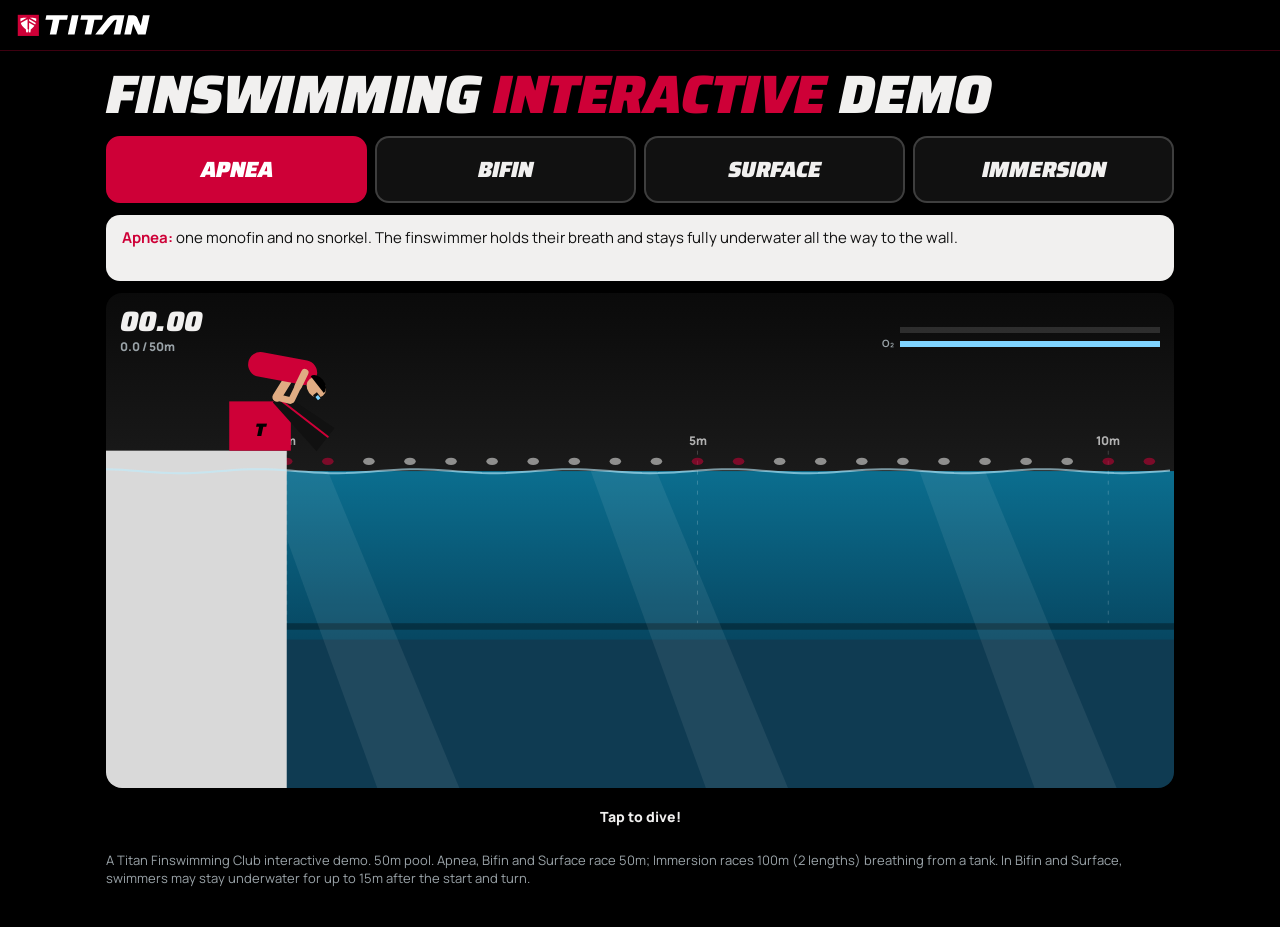
<file: game/index.html>
<!doctype html>
<html lang="en"><head>
<meta charset="utf-8"><meta name="viewport" content="width=device-width,initial-scale=1,viewport-fit=cover">
<title>Finswimming Interactive Demo | Titan Finswimming Club</title>
<meta name="description" content="Try Apnea, Bifin and Surface: a quick interactive finswimming demo by Titan Finswimming Club, Malaysia.">
<meta property="og:title" content="Finswimming Interactive Demo | Titan Finswimming Club"><meta property="og:description" content="Dive in and race 50m in Apnea, Bifin or Surface.">
<meta property="og:image" content="https://titanfins.com/assets/logo/titan-avatar.png"><meta name="theme-color" content="#000000">
<link rel="icon" type="image/svg+xml" href="../assets/logo/titan-mark-crimson.svg">
<link rel="preconnect" href="https://fonts.googleapis.com"><link rel="preconnect" href="https://fonts.gstatic.com" crossorigin>
<link href="https://fonts.googleapis.com/css2?family=Saira:ital,wdth,wght@0,100..125,600..900;1,100..125,700..900&family=Manrope:wght@400;600;800&display=swap" rel="stylesheet">
<style>
:root{--red:#CE0037;--pink:#ff4d73;--off:#F1F0EF;--mute:#9aa3a8;--disp:'Saira',Impact,sans-serif;--body:'Manrope',system-ui,sans-serif}
*{box-sizing:border-box;margin:0;padding:0}
html,body{background:#000;color:var(--off);font-family:var(--body);-webkit-font-smoothing:antialiased}
header{display:flex;justify-content:space-between;align-items:center;padding:12px 16px;border-bottom:1px solid rgba(206,0,55,.3)}
header img{height:26px;display:block}
main{width:min(1100px,100%);margin:0 auto;padding:18px 16px 40px}
h1{font-family:var(--disp);font-weight:900;font-style:italic;text-transform:uppercase;font-size:clamp(28px,6vw,54px);line-height:.95;letter-spacing:-.01em}
h1 em{font-style:inherit;color:var(--red)}
.events{display:grid;grid-template-columns:repeat(4,1fr);gap:8px;margin:16px 0 12px}
.events button{font-family:var(--disp);font-weight:900;font-style:italic;text-transform:uppercase;font-size:clamp(16px,3.4vw,22px);padding:14px 6px;border-radius:14px;border:2px solid rgba(241,240,239,.2);background:#111;color:var(--off);cursor:pointer;min-height:56px}
.events button[aria-pressed=true]{background:var(--red);border-color:var(--red);color:#fff}
.card{background:var(--off);color:#111;border-radius:14px;padding:12px 16px;font-size:15px;line-height:1.5;min-height:66px}
.card b{color:var(--red)}
.stage{position:relative;margin-top:12px;border-radius:16px;overflow:hidden;touch-action:none;user-select:none;-webkit-user-select:none;cursor:pointer}
canvas{display:block;width:100%;height:auto}
.hint{display:table;margin:10px auto 0;background:rgba(0,0,0,.7);padding:9px 16px;border-radius:999px;font-weight:800;font-size:14px;white-space:nowrap;pointer-events:none}
.result{position:absolute;inset:0;display:none;align-items:center;justify-content:center;background:rgba(0,0,0,.72);padding:16px}
.result.on{display:flex}
.result .box{background:var(--off);color:#111;border-radius:18px;padding:20px;text-align:center;max-width:420px;width:100%}
.result h2{font-family:var(--disp);font-weight:900;font-style:italic;text-transform:uppercase;font-size:20px}
.result .t{font-family:var(--disp);font-weight:900;font-style:italic;font-size:52px;color:var(--red);line-height:1.1}
.result p{font-size:14px;margin:6px 0 14px}
.btns{display:flex;gap:8px;justify-content:center;flex-wrap:wrap}
.btn{display:inline-flex;align-items:center;justify-content:center;min-height:46px;padding:0 18px;border-radius:999px;font:800 14px var(--body);border:0;cursor:pointer;text-decoration:none;background:var(--red);color:#fff}
.btn.alt{background:#111;color:#fff}
.foot{margin-top:16px;color:var(--mute);font-size:13px}
</style></head>
<body>
<header><a href="../" aria-label="Titan Finswimming Club home"><img src="../assets/logo/titan-comb-dark.svg" alt="Titan"></a></header>
<main>
<h1 id="ttl">Finswimming <em>interactive</em> demo</h1>
<div class="events" role="group" aria-label="Event"><button data-ev="apnea" aria-pressed="true">Apnea</button><button data-ev="bifin" aria-pressed="false">Bifin</button><button data-ev="surface" aria-pressed="false">Surface</button><button data-ev="immersion" aria-pressed="false">Immersion</button></div>
<div class="card" id="card"></div>
<div class="stage" id="stage"><canvas id="c" aria-label="Pool"></canvas>
<div class="result" id="result"><div class="box"><h2 id="rTitle"></h2><div class="t" id="rTime"></div><p id="rText"></p>
<div class="btns"><button class="btn alt" id="again"></button><a class="btn" id="trial" href="https://wa.me/60122864815?text=Hi%20Titan!%20I%27d%20like%20to%20book%20a%20free%20trial." target="_blank" rel="noopener"></a></div></div></div></div>
<div class="hint" id="hint"></div>
<p class="foot" id="foot"></p>
</main>
<script>
const T={en:{ttl:'Finswimming <em>interactive</em> demo',dive:'Tap to dive!',kick:'Tap or hold to kick faster',fin:'Finish!',again:'Try another event',trial:'Book a free trial',foot:'A Titan Finswimming Club interactive demo. 50m pool. Apnea, Bifin and Surface race 50m; Immersion races 100m (2 lengths) breathing from a tank. In Bifin and Surface, swimmers may stay underwater for up to 15m after the start and turn.',breath:'BREATH-HOLD',under:'UNDERWATER',surf:'SURFACE SWIM',
 rText:'Great swim! Want to learn it for real?',
 apnea:'<b>Apnea:</b> one monofin and no snorkel. The finswimmer holds their breath and stays fully underwater all the way to the wall.',
 bifin:'<b>Bifin:</b> two bifins and a centre snorkel. Swimmers may stay underwater for up to 15m after the start and each turn, then swim freestyle arms with a bifin kick.',
 immersion:'<b>Immersion:</b> monofin and a small compressed-air cylinder held in front. Breathe from the tank and swim the whole distance underwater (100m = 2 lengths). The tank never touches the wall; the finswimmer finishes with a one-hand touch.',
 surface:'<b>Surface:</b> monofin and a centre snorkel. Swimmers may stay underwater for up to 15m after the start and each turn, then swim face-down on the surface, arms in streamline, dolphin kicking.'}};
const $=id=>document.getElementById(id),cv=$('c'),ctx=cv.getContext('2d');
const lang='en';
let ev='apnea',W,H,s,surfY,dpr,viewM;
const G={};function reset(){Object.assign(G,{state:'ready',x:0.3,y:-1.2,ang:-0.15,blend:0,splashed:0,touch:0,lunge:0,lower:0,dir:1,turn:0,camOff:0.35,v:0,t:0,p:0,arm:0,boost:0,hold:false,breath:1,bub:[],splash:[],finT:0});$('result').classList.remove('on');ui()}
function ui(){const L=T[lang];$('ttl').innerHTML=L.ttl;$('card').innerHTML=L[ev];$('again').textContent=L.again;$('trial').textContent=L.trial;$('foot').textContent=L.foot;
 $('hint').textContent=G.state==='ready'?L.dive:L.kick;$('hint').style.display=G.state==='done'?'none':'';document.querySelectorAll('.events button').forEach(b=>b.setAttribute('aria-pressed',b.dataset.ev===ev))}
function size(){const r=cv.parentElement.getBoundingClientRect();dpr=Math.min(2,devicePixelRatio||1);W=r.width;H=Math.round(Math.max(W<600?340:260,Math.min(W*0.55,innerHeight*0.55)));
 cv.width=W*dpr;cv.height=H*dpr;cv.style.height=H+'px';viewM=W<600?6:13;s=Math.min(W/viewM,H/3.9);viewM=W/s;surfY=Math.max(H*0.36,1.5*s+40)}
addEventListener('resize',size);
document.querySelectorAll('.events button').forEach(b=>b.onclick=()=>{ev=b.dataset.ev;reset()});
$('again').onclick=e=>{e.stopPropagation();ev={apnea:'bifin',bifin:'surface',surface:'immersion',immersion:'apnea'}[ev];reset()};
const st=$('stage');
st.addEventListener('pointerdown',e=>{if(e.target.closest('.result'))return;if(G.state==='ready'){G.state='dive';G.dt=0;ui()}else if(G.state!=='done'){G.boost=Math.min(1.6,G.boost+0.55)}G.hold=true});
addEventListener('pointerup',()=>G.hold=false);addEventListener('pointercancel',()=>G.hold=false);
addEventListener('keydown',e=>{if(e.code==='Space'){e.preventDefault();if(!e.repeat)st.dispatchEvent(new PointerEvent('pointerdown'));G.hold=true}});addEventListener('keyup',e=>{if(e.code==='Space')G.hold=false});
/* Event config. To add e.g. 100m Immersion later: {len:100,laps:2,fin:'mono',snorkel:true,uw:100} plus a turn at 50m. */
const EVENTS={apnea:{len:50,fin:'mono',snorkel:false,uw:50,rise:48},bifin:{len:50,fin:'bi',snorkel:true,uw:14},surface:{len:50,fin:'mono',snorkel:true,uw:14},immersion:{len:100,pool:50,depth:1.25,fin:'mono',snorkel:false,tank:true,uw:100}};
const FR=()=>EVENTS[ev].tank?1.9:1.52; /* front of hands / tank from hip */
const UW=ev=>EVENTS[ev].uw, DEPTH=1.05, SURF=0.22;
function step(dt){const g=G;if(g.state==='ready'){g.p+=dt*1.5;return}
 if(g.state!=='done')g.t+=dt;
 if(g.state==='dive'){g.dt+=dt;const BL=0.28,FL=0.62;
  if(g.dt<BL){g.blend=g.dt/BL;g.x=0.3;g.y=-1.2;g.ang=-0.15;return}
  g.blend=1;const u=Math.min(1,(g.dt-BL)/FL);g.x=0.3+4*u;g.y=-1.2+1.7*u*u-0.45*u*(1-u);
  g.ang=Math.atan2(3.4*u-0.45+0.9*u,4); /* ~40 deg entry, rigid line */
  if(u>0.62&&!g.splashed){g.splashed=1;for(let i=0;i<24;i++)g.splash.push({x:g.x+1.2+Math.random()*0.6,y:0,vx:(Math.random()-.3)*2,vy:-2-Math.random()*3,l:1})}
  if(u>=1){g.state='under';g.v=3.4}return}
 const tgt=(g.state==='swim'?(ev==='bifin'?1.75:2.0):(ev==='apnea'?2.05:ev==='immersion'?2.3:2.15))+(g.hold?0.9:0)+g.boost*0.6+(g.lunge||0)*0.6;
 if(g.state==='done'){g.v=0;g.p+=dt*0.6;if(EVENTS[ev].tank){g.y+=(0.05-g.y)*Math.min(1,dt*0.9)}}else{g.boost=Math.max(0,g.boost-dt*1.2);g.v+=(tgt-g.v)*Math.min(1,dt*1.6);if(g.state==='turn'){g.turn+=dt/1.5;g.p+=dt*2;{const ts=turnState(Math.min(1,g.turn));g.x=ts.hip;g.y=ts.y}if(g.turn>=1){g.state='under';g.dir=-1;g.turn=0;g.ang=0.15;g.v=3.8;g.x=48.0;for(let i=0;i<16;i++)g.bub.push({x:49.8,y:g.y+(Math.random()-.5)*0.6,r:0.03+Math.random()*0.05,l:1})}}else g.x+=g.v*dt*g.dir;g.p+=dt*(4+g.v*3); /* ~2.2 kicks/s at full speed */g.arm+=dt*(2.2+g.v*0.9);}
 const E=EVENTS[ev],wallD=E.pool?(g.dir<0?g.x-FR():E.pool-g.x-FR()):E.len-g.x-FR();
 if(g.state!=='done'&&g.state!=='turn'&&(!E.pool||g.dir<0))g.lunge=Math.max(0,Math.min(1,(1.4-wallD)/1.4));
 const head=g.x+0.95*g.dir,front=g.x+(FR()+0.2*(g.lunge||0))*g.dir;
 if(g.state==='under'&&E.pool&&g.dir>0&&g.x>=47.0){g.state='turn';g.turn=0;g.x=47.0;g.ang=0;for(let i=0;i<10;i++)g.bub.push({x:E.pool-0.3,y:g.y+(Math.random()-.5)*0.4,r:0.03+Math.random()*0.04,l:1})}
 if(g.state==='under'){const lim=UW(ev);let ty=E.depth||DEPTH;if(EVENTS[ev].rise&&head>EVENTS[ev].rise-2)ty=SURF+(DEPTH-SURF)*Math.max(0,(EVENTS[ev].rise-head)/2);if(E.tank&&((g.dir>0&&head>=44)||(g.dir<0&&g.x<=6.5)))ty=SURF;if(E.uw<E.len){const d=lim-head;if(d<4)ty=SURF+(DEPTH-SURF)*Math.max(0,d/4)}
  const vy=(ty-g.y)*Math.min(1,dt*2.5);g.y+=vy;g.ang+=(Math.atan2((vy/dt||0)*g.dir,g.v)*0.8*g.dir-g.ang)*Math.min(1,dt*4);
  if(ev==='apnea')g.breath=Math.max(0.08,1-g.t/40);
  if(E.uw<E.len&&head>=lim){g.state='swim';g.y=SURF;for(let i=0;i<12;i++)g.splash.push({x:head-0.2,y:0,vx:Math.random()*1.5,vy:-1-Math.random()*1.5,l:1})}}
 if(g.state==='swim'){g.y+=(SURF-g.y)*dt*3;g.ang*=1-dt*4}
 if(Math.random()<dt*(g.state==='swim'?14:9)){const fx=g.x-1.25*g.dir;g.bub.push({x:fx+Math.random()*0.3,y:g.y+(Math.random()-.5)*0.3,r:0.02+Math.random()*0.05,l:1})}
 if(ev==='apnea'&&g.state==='under'&&Math.random()<dt*1.2)g.bub.push({x:head,y:g.y,r:0.03,l:1});
 if(E.tank&&(g.state==='under'||g.state==='turn')&&(g.t%1.6)<0.35&&Math.random()<dt*30)g.bub.push({x:head+0.05*g.dir,y:g.y-0.12,r:0.025+Math.random()*0.04,l:1.4}); // regulator exhale
 if(g.state==='swim'&&Math.random()<dt*10)g.splash.push({x:g.x-1.1,y:0,vx:-.5,vy:-1-Math.random(),l:.7});
 const wall=E.pool?(g.dir<0?0:E.pool):E.len,finish=E.pool?(g.dir<0&&(E.tank?g.x-1.72<=0:front<=0)):front>=E.len;if(E.tank)g.lower=g.dir<0?Math.max(0,Math.min(1,(4.6-g.x)/2)):0;
 if(finish&&g.state!=='done'){g.state='done';g.lunge=1;g.x=E.tank?1.72:wall-(FR()+0.2)*g.dir;g.ang=0;g.v=0;g.touch=1;if(!E.tank)g.y=Math.min(g.y,SURF);g.finT=g.t;setTimeout(()=>{$('rTitle').textContent=T[lang].fin+' · '+ev.charAt(0).toUpperCase()+ev.slice(1)+' '+EVENTS[ev].len+'m';$('rTime').textContent=fmt(g.finT);$('rText').textContent=T[lang].rText;$('result').classList.add('on');ui()},500)}
 g.bub.forEach(b=>{b.y-=dt*0.6;b.x+=Math.sin(b.y*8)*dt*0.1;b.l-=dt*0.5;if(b.y<0)b.l=0});g.bub=g.bub.filter(b=>b.l>0);
 g.splash.forEach(p=>{p.x+=p.vx*dt;p.y+=p.vy*dt;p.vy+=9*dt;p.l-=dt*1.4});g.splash=g.splash.filter(p=>p.l>0&&p.y<0.05)}
function fmt(t){const m=Math.floor(t/60),sec=(t%60).toFixed(2).padStart(5,'0');return (m?m+':':'')+sec}
function draw(){const g=G;ctx.setTransform(dpr,0,0,dpr,0,0);
 g.camOff+=((g.dir<0?0.65:0.35)-g.camOff)*0.04;const cam=Math.max(-2.2,Math.min(50.6-viewM,g.x-viewM*g.camOff)),X=m=>(m-cam)*s,Y=m=>surfY+m*s;
 let sky=ctx.createLinearGradient(0,0,0,surfY);sky.addColorStop(0,'#0a0a0a');sky.addColorStop(1,'#1a1a1a');ctx.fillStyle=sky;ctx.fillRect(0,0,W,surfY);
 let wat=ctx.createLinearGradient(0,surfY,0,H);wat.addColorStop(0,'#0b6e8f');wat.addColorStop(1,'#03253a');ctx.fillStyle=wat;ctx.fillRect(0,surfY,W,H-surfY);
 // floor + lane line
 ctx.fillStyle='#0f3b52';ctx.fillRect(0,Y(2.05),W,H);ctx.fillStyle='#00000055';ctx.fillRect(0,Y(1.85),W,s*0.08);
 // light rays
 ctx.save();ctx.globalAlpha=.07;ctx.fillStyle='#fff';for(let i=-2;i<12;i++){const bx=X(Math.floor(cam/4)*4+i*4)-((performance.now()/80)%40);ctx.beginPath();ctx.moveTo(bx,surfY);ctx.lineTo(bx+s*0.8,surfY);ctx.lineTo(bx+s*2.4,H);ctx.lineTo(bx+s*1.4,H);ctx.fill()}ctx.restore();
 // distance marks
 const LIM=EVENTS[ev].uw<EVENTS[ev].len;ctx.textAlign='center';for(let m=0;m<=50;m+=5){const is15=LIM&&m===15;const x=X(m);if(x<-40||x>W+40)continue;ctx.strokeStyle=is15?'#CE0037':'#ffffff30';ctx.lineWidth=is15?3:1;ctx.setLineDash(is15?[]:[4,6]);ctx.beginPath();ctx.moveTo(x,surfY-s*0.25);ctx.lineTo(x,Y(1.85));ctx.stroke();ctx.setLineDash([]);
  ctx.fillStyle=is15?'#CE0037':'#ffffffaa';ctx.font=`800 ${is15?15:12}px Manrope`;ctx.fillText(m+'m',x,surfY-s*0.32)}
 const x15=X(15);if(LIM&&x15>-50&&x15<W+50){ctx.fillStyle='#CE0037';ctx.beginPath();ctx.moveTo(x15,surfY-s*0.25);ctx.lineTo(x15+16,surfY-s*0.25+7);ctx.lineTo(x15,surfY-s*0.25+14);ctx.fill();ctx.font='800 10px Manrope';ctx.fillText('15m LIMIT',x15,Y(1.98))}
 // lane rope floats
 for(let m=Math.floor(cam*2)/2;m<cam+viewM+1;m+=0.5){ctx.fillStyle=(Math.round(m*2)%10<2)?'#CE0037':'#F1F0EF';ctx.globalAlpha=.55;ctx.beginPath();ctx.ellipse(X(m),surfY-s*0.12,s*0.07,s*0.045,0,0,7);ctx.fill();ctx.globalAlpha=1}
 // walls & block
 ctx.fillStyle='#d9d9d9';ctx.fillRect(X(-3),surfY-s*0.25,X(0)-X(-3),H);ctx.fillStyle='#bbb';ctx.fillRect(X(50),surfY-s*0.25,s*3,H);
 ctx.fillStyle='#CE0037';ctx.fillRect(X(-0.7),surfY-s*0.85,s*0.75,s*0.6);ctx.fillStyle='#000';ctx.font=`900 italic ${Math.round(s*0.22)}px Saira`;ctx.fillText('T',X(-0.32),surfY-s*0.43);
 ctx.fillStyle='#CE0037';ctx.fillRect(X(50)-3,surfY,6,s*1.4);
 // surface wave
 ctx.strokeStyle='#bfefff99';ctx.lineWidth=2;ctx.beginPath();for(let x=0;x<=W;x+=8){const yy=surfY+Math.sin(x*0.04+performance.now()/400)*2;x?ctx.lineTo(x,yy):ctx.moveTo(x,yy)}ctx.stroke();
 // bubbles
 ctx.strokeStyle='#ffffffaa';ctx.lineWidth=1.2;g.bub.forEach(b=>{ctx.globalAlpha=b.l;ctx.beginPath();ctx.arc(X(b.x),Y(b.y),b.r*s,0,7);ctx.stroke()});ctx.globalAlpha=1;
 (g.state==='ready'||(g.state==='dive'&&g.blend<1))?startPose(cam):g.state==='turn'?turnPose(cam):swimmer(X(g.x),Y(g.y));
 ctx.fillStyle='#ffffffdd';g.splash.forEach(p=>{ctx.globalAlpha=Math.max(0,p.l);ctx.beginPath();ctx.arc(X(p.x),Y(p.y),2.5,0,7);ctx.fill()});ctx.globalAlpha=1;
 hud(cam)}
const lerp=(a,b,t)=>({x:a.x+(b.x-a.x)*t,y:a.y+(b.y-a.y)*t});

/* compressed-air cylinder held in front + regulator hose to the mouth (Immersion) */
function drawTank(h1,h2,mouth){const dx=h2.x-h1.x,dy=h2.y-h1.y,a=Math.atan2(dy,dx),L=0.5;
 ctx.save();ctx.translate(h1.x,h1.y);ctx.rotate(a);
 ctx.fillStyle='#ffd400';ctx.beginPath();ctx.roundRect(-0.06,-0.055,L,0.11,0.05);ctx.fill();
 ctx.fillStyle='#cfd3d6';ctx.fillRect(-0.12,-0.035,0.07,0.07);ctx.fillStyle='#111';ctx.fillRect(L-0.1,-0.055,0.05,0.11);ctx.fillStyle='#fff8';ctx.fillRect(0,-0.04,L-0.15,0.018);
 ctx.restore();
 const v={x:h1.x-Math.cos(a)*0.1,y:h1.y-Math.sin(a)*0.1};
 ctx.strokeStyle='#111';ctx.lineWidth=0.025;ctx.beginPath();ctx.moveTo(v.x,v.y);ctx.bezierCurveTo(v.x-0.05,v.y+0.25,mouth.x+0.15,mouth.y+0.3,mouth.x,mouth.y);ctx.stroke();
 ctx.fillStyle='#222';ctx.beginPath();ctx.arc(mouth.x,mouth.y,0.035,0,7);ctx.fill()}
function startPose(cam){const g=G,t=g.state==='ready'?0:(1-Math.cos(Math.PI*g.blend))/2;
 /* READY pose in world metres: block top y=-0.85, front edge x=0.05. Crouched grab start. */
 const R={toe:{x:0.04,y:-0.86},an:{x:-0.12,y:-0.9},kn:{x:0.08,y:-1.22},hip:{x:-0.32,y:-1.3},sh:{x:0.22,y:-1.2},hd:{x:0.36,y:-1.02},hand:{x:0.06,y:-0.87},tip:{x:0.5,y:-0.42}};
 const c=Math.cos(-0.15),sn=Math.sin(-0.15),W2=p=>({x:0.3+p.x*c-p.y*sn,y:-1.2+p.x*sn+p.y*c});
 const S={toe:W2({x:-0.98,y:0}),an:W2({x:-0.92,y:0}),kn:W2({x:-0.46,y:0}),hip:W2({x:0,y:0}),sh:W2({x:0.62,y:0}),hd:W2({x:0.9,y:-0.02}),hand:W2({x:1.5,y:-0.02}),tip:W2({x:-1.55,y:0})};
 if(EVENTS[ev].tank){R.hip={x:-0.3,y:-1.4};R.sh={x:0.3,y:-1.3};R.hd={x:0.47,y:-1.2};R.hand={x:0.12,y:-0.92};R.kn={x:0.02,y:-1.18}}const J={};for(const k in R)J[k]=lerp(R[k],S[k],t);
 if(t>0&&t<1&&!EVENTS[ev].tank)J.hand.y-=Math.sin(Math.PI*t)*0.55;
 const skin='#e0ac83',suit='#CE0037';
 ctx.save();ctx.translate(-cam*s,surfY);ctx.scale(s,s);ctx.lineCap='round';ctx.lineJoin='round';
 const seg=(a,b,w,col)=>{ctx.strokeStyle=col;ctx.lineWidth=w;ctx.beginPath();ctx.moveTo(a.x,a.y);ctx.lineTo(b.x,b.y);ctx.stroke()};
 const fin=(off,col)=>{const a={x:J.an.x+off,y:J.an.y},tp={x:J.tip.x+off,y:J.tip.y},d={x:tp.x-a.x,y:tp.y-a.y},L=Math.hypot(d.x,d.y)||1,n={x:-d.y/L,y:d.x/L},wd=ev==='bifin'?0.05:0.08,f=ev==='bifin'?1.2:2.8;
  ctx.fillStyle=col;ctx.beginPath();ctx.moveTo(a.x+n.x*wd,a.y+n.y*wd);ctx.lineTo(tp.x+n.x*wd*f,tp.y+n.y*wd*f);ctx.lineTo(tp.x-n.x*wd*f*.6,tp.y-n.y*wd*f*.6);ctx.lineTo(a.x-n.x*wd,a.y-n.y*wd);ctx.closePath();ctx.fill()};
 if(ev==='bifin'){fin(-0.04,'#000');seg({x:J.hip.x-0.03,y:J.hip.y},{x:J.kn.x-0.04,y:J.kn.y},0.15,'#b98a68');seg({x:J.kn.x-0.04,y:J.kn.y},{x:J.an.x-0.04,y:J.an.y},0.11,'#b98a68')}
 fin(0,ev==='bifin'?'#1a1a1a':'#111');if(ev!=='bifin')seg(J.an,J.tip,0.025,'#CE0037');
 seg(J.hip,J.kn,0.15,skin);seg(J.kn,J.an,0.11,skin);seg(J.an,J.toe,0.08,skin);
 seg(J.hip,J.sh,0.3,suit);
 const el=lerp(J.sh,J.hand,0.5);seg(J.sh,el,0.09,skin);seg(el,J.hand,0.08,skin);
 const dir=Math.atan2(J.hd.y-J.sh.y,J.hd.x-J.sh.x);ctx.save();ctx.translate(J.hd.x,J.hd.y);ctx.rotate(dir);
 ctx.fillStyle=skin;ctx.beginPath();ctx.ellipse(0,0,0.13,0.11,0,0,7);ctx.fill();ctx.fillStyle='#000';ctx.beginPath();ctx.ellipse(-0.02,-0.03,0.13,0.09,0,Math.PI,0);ctx.fill();
 ctx.fillStyle='#111';ctx.fillRect(0.05,0.03,0.09,0.06);ctx.fillStyle='#7fd4ff';ctx.fillRect(0.085,0.04,0.05,0.04);
 if(EVENTS[ev].snorkel){ctx.strokeStyle='#ffcc00';ctx.lineWidth=0.045;ctx.beginPath();ctx.moveTo(0.1,0.1);ctx.quadraticCurveTo(0.2,0.02,0.12,-0.14);ctx.lineTo(0.08,-0.25);ctx.stroke();ctx.fillStyle="#CE0037";ctx.fillRect(0.05,-0.28,0.06,0.04)}
 ctx.restore();if(EVENTS[ev].tank){const c2=Math.cos(dir),s2=Math.sin(dir),m={x:J.hd.x+0.12*c2-0.09*s2,y:J.hd.y+0.12*s2+0.09*c2},ux=J.hand.x-J.sh.x,uy=J.hand.y-J.sh.y,l=Math.hypot(ux,uy)||1;drawTank({x:J.hand.x-ux/l*0.08,y:J.hand.y-uy/l*0.08},{x:J.hand.x+ux/l*0.3,y:J.hand.y+uy/l*0.3},m)}ctx.restore()}
/* Immersion surface turn (tank never touches the wall), t in [0,1]:
   0-.3 at the surface the tank swings round first (points back, away from the wall), body tucks
   .3-.6 body rotates, feet swing to the wall | .6-.76 feet planted on the wall | .76-1 push-off, going deep again */
const TP={S:{an:{x:-0.92,y:0},kn:{x:-0.46,y:0},hip:{x:0,y:0},sh:{x:0.62,y:0},hd:{x:0.9,y:-0.02},hand:{x:1.52,y:0},tip:{x:-1.75,y:0}},
 T:{an:{x:-0.08,y:-0.42},kn:{x:0.32,y:-0.26},hip:{x:0,y:0},sh:{x:0.42,y:0.2},hd:{x:0.56,y:0.36},hand:{x:0.32,y:0.32},tip:{x:-0.75,y:-0.6}},
 P:{an:{x:-0.6,y:0.02},kn:{x:-0.28,y:-0.24},hip:{x:0,y:0},sh:{x:0.58,y:0.04},hd:{x:0.84,y:0.02},hand:{x:0.5,y:0.16},tip:{x:-0.6,y:-0.8}}};
const ease=t=>t<0?0:t>1?1:(1-Math.cos(Math.PI*t))/2;
function turnState(t){const L=(A,B,u)=>{const J={};for(const k in A)J[k]=lerp(A[k],B[k],ease(u));return J},Y=(a,b,u)=>a+(b-a)*ease(u);
 if(t<0.3){const u=t/0.3;return{J:L(TP.S,TP.T,u*0.6),rot:0,flip:false,hip:47.0+0.5*ease(u),y:SURF,tankA:Math.PI*ease(u)}}
 if(t<0.6){const u=(t-0.3)/0.3;return{J:TP.T,rot:Math.PI*ease(u),flipY:u>0.5,flip:false,hip:47.5+1.7*ease(u),y:Y(SURF,0.5,u),tankA:Math.PI}}
 if(t<0.76){const u=(t-0.6)/0.16;return{J:L(TP.T,TP.P,u),rot:0,flip:true,hip:49.2+0.12*ease(u),y:0.5,tankA:Math.PI}}
 const u=(t-0.76)/0.24;return{J:L(TP.P,TP.S,u),rot:0,flip:true,hip:49.32-1.32*ease(u),y:Y(0.5,0.85,u),tankA:Math.PI}}
function skel(J,noTank){const skin='#e0ac83',skin2='#b98a68',suit='#CE0037';
 const seg=(a,b,w,c)=>{ctx.strokeStyle=c;ctx.lineWidth=w;ctx.beginPath();ctx.moveTo(a.x,a.y);ctx.lineTo(b.x,b.y);ctx.stroke()};
 const o={x:-0.015,y:-0.035},O=p=>({x:p.x+o.x,y:p.y+o.y});
 seg(O(J.hip),O(J.kn),0.14,skin2);seg(O(J.kn),O(J.an),0.1,skin2);
 // monofin: wide blade from the foot pocket to the tip
 const dx=J.tip.x-J.an.x,dy=J.tip.y-J.an.y,l=Math.hypot(dx,dy)||1,nx=-dy/l,ny=dx/l;
 ctx.fillStyle='#0d0d0d';ctx.beginPath();ctx.moveTo(J.an.x-nx*0.07,J.an.y-ny*0.07);ctx.lineTo(J.tip.x-nx*0.24,J.tip.y-ny*0.24);ctx.quadraticCurveTo(J.tip.x+dx/l*0.1,J.tip.y+dy/l*0.1,J.tip.x+nx*0.13,J.tip.y+ny*0.13);ctx.lineTo(J.an.x+nx*0.04,J.an.y+ny*0.04);ctx.closePath();ctx.fill();
 ctx.strokeStyle='#CE0037';ctx.lineWidth=0.022;ctx.beginPath();ctx.moveTo(J.an.x-nx*0.07,J.an.y-ny*0.07);ctx.lineTo(J.tip.x-nx*0.24,J.tip.y-ny*0.24);ctx.stroke();
 ctx.fillStyle='#2a2a2a';ctx.beginPath();ctx.ellipse(J.an.x+dx/l*0.09,J.an.y+dy/l*0.09,0.12,0.085,Math.atan2(dy,dx),0,7);ctx.fill();
 seg(J.hip,J.kn,0.15,skin);seg(J.kn,J.an,0.11,skin);
 ctx.strokeStyle=suit;ctx.lineWidth=0.3;ctx.beginPath();ctx.moveTo(J.hip.x-0.1,J.hip.y);ctx.lineTo(J.sh.x,J.sh.y);ctx.stroke();
 const el=lerp(J.sh,J.hand,0.5);el.y+=0.05;seg(J.sh,el,0.09,skin);seg(el,J.hand,0.08,skin);
 const dir=Math.atan2(J.hd.y-J.sh.y,J.hd.x-J.sh.x);ctx.save();ctx.translate(J.hd.x,J.hd.y);ctx.rotate(dir);
 ctx.fillStyle=skin;ctx.beginPath();ctx.ellipse(0,0,0.13,0.11,0,0,7);ctx.fill();ctx.fillStyle='#000';ctx.beginPath();ctx.ellipse(-0.02,-0.03,0.13,0.09,0,Math.PI,0);ctx.fill();
 ctx.fillStyle='#111';ctx.fillRect(0.05,0.03,0.09,0.06);ctx.fillStyle='#7fd4ff';ctx.fillRect(0.085,0.04,0.05,0.04);ctx.restore();
 const c2=Math.cos(dir),s2=Math.sin(dir),m={x:J.hd.x+0.12*c2-0.09*s2,y:J.hd.y+0.12*s2+0.09*c2};
 // tank: held level like a torpedo nose (points along the body line)
 if(noTank)return m;const bx=J.sh.x-J.hip.x,by=J.sh.y-J.hip.y,bl=Math.hypot(bx,by)||1;drawTank({x:J.hand.x-bx/bl*0.08,y:J.hand.y-by/bl*0.08},{x:J.hand.x+bx/bl*0.3,y:J.hand.y+by/bl*0.3},m)}
function turnPose(cam){const g=G,st=turnState(g.turn);
 ctx.save();ctx.translate((st.hip-cam)*s,surfY+g.y*s);if(st.flip)ctx.scale(-1,1);ctx.rotate(st.rot);if(st.flipY)ctx.scale(1,-1);ctx.scale(s,s);ctx.lineCap='round';ctx.lineJoin='round';
 const m=skel(st.J,true),M=ctx.getTransform(),hs=M.transformPoint(new DOMPoint(st.J.hand.x,st.J.hand.y)),ms=M.transformPoint(new DOMPoint(m.x,m.y));ctx.restore();
 /* tank drawn in world space so its rotation leads the body; angle 0 = toward the wall, PI = away */
 ctx.save();ctx.setTransform(dpr,0,0,dpr,0,0);const hx=hs.x/dpr,hy=hs.y/dpr;ctx.translate(hx,hy);ctx.scale(s,s);ctx.lineCap='round';
 const a=st.tankA,c=Math.cos(a),n=Math.sin(a)*0.25;drawTank({x:-0.08*c,y:-0.08*n},{x:0.3*c,y:0.3*n},{x:(ms.x/dpr-hx)/s,y:(ms.y/dpr-hy)/s});ctx.restore()}
function swimmer(px,py){const g=G,surf=g.state==='swim',done=g.state==='done';
 ctx.save();ctx.translate(px,py);if(g.dir<0)ctx.scale(-1,1);ctx.rotate(g.ang);ctx.scale(s,s);ctx.lineCap='round';ctx.lineJoin='round';
 const p=g.p,w=done?0.25:1,E=EVENTS[ev],mono=E.fin==='mono';
 const skin='#e0ac83',skin2='#b98a68',suit='#CE0037';
 const seg=(a,b,wd,c)=>{ctx.strokeStyle=c;ctx.lineWidth=wd;ctx.beginPath();ctx.moveTo(a.x,a.y);ctx.lineTo(b.x,b.y);ctx.stroke()};
 /* Core-driven dolphin wave (monofin events): y(x)=A(x)*sin(p - K*(0.62-x)).
    Amplitude grows from chest -> hips -> knees -> feet; head and arms stay nearly still. */
 const K=2.1,amp=x=>x>0.3?0.012:x>0?0.012+(0.3-x)*0.15:0.057+(-x)*0.16 /* chest rigid, hips moderate, feet/fin max */;
 const wv=x=>mono?amp(x)*Math.sin(p-K*(0.62-x))*w:0, P=x=>({x,y:wv(x)});
 const lg=g.lunge||0,hand={x:1.52+0.2*lg,y:wv(1.52)+0.03*lg},hd={x:0.9,y:wv(0.9)-0.02},sh=P(0.62),waist=P(0.3),hip=P(0),kn=P(-0.46),an=P(-0.92);
 // fin: follows shin line (pointed foot); blade flexes opposite to foot velocity with lag (water pressure).
 // 3/4 tilt: blade drawn as a planform that widens toward the tip so the viewer sees its surface.
 function fin(kn,an,footVelPhase,o){const dx=an.x-kn.x,dy=an.y-kn.y,d=Math.hypot(dx,dy)||1,ux=dx/d,uy=dy/d,nx=-uy,ny=ux;
  const foot={x:an.x+ux*0.12,y:an.y+uy*0.12},len=o.len,flex=-Math.cos(footVelPhase-0.55)*o.flex*w;
  const C=t=>({x:foot.x+ux*len*t,y:foot.y+uy*len*t+flex*t*t});
  const N=12,top=[],bot=[];for(let i=0;i<=N;i++){const t=i/N,c=C(t),hw=o.w0+(o.w1-o.w0)*Math.pow(t,0.8);top.push({x:c.x-nx*hw*1.0,y:c.y-ny*hw*1.0});bot.push({x:c.x+nx*hw*0.55,y:c.y+ny*hw*0.55})}
  ctx.fillStyle=o.col;ctx.beginPath();top.forEach((q,i)=>i?ctx.lineTo(q.x,q.y):ctx.moveTo(q.x,q.y));
  if(o.mono){const tc=C(1);ctx.quadraticCurveTo(tc.x-ux*0.12,tc.y-uy*0.12,bot[N].x,bot[N].y)}else ctx.lineTo(bot[N].x,bot[N].y);
  for(let i=N;i>=0;i--)ctx.lineTo(bot[i].x,bot[i].y);ctx.closePath();ctx.fill();
  // lighter top face = tilted surface toward the viewer
  ctx.fillStyle=o.face;ctx.beginPath();top.forEach((q,i)=>i?ctx.lineTo(q.x,q.y):ctx.moveTo(q.x,q.y));for(let i=N;i>=0;i--){const c=C(i/N);ctx.lineTo(c.x,c.y)}ctx.closePath();ctx.fill();
  ctx.strokeStyle=o.edge;ctx.lineWidth=0.02;ctx.beginPath();top.forEach((q,i)=>i?ctx.lineTo(q.x,q.y):ctx.moveTo(q.x,q.y));ctx.stroke();
  seg(an,foot,0.075,o.skin);ctx.fillStyle='#2a2a2a';ctx.beginPath();ctx.ellipse(an.x+ux*0.09,an.y+uy*0.09,0.12,o.mono?0.085:0.06,Math.atan2(uy,ux),0,7);ctx.fill()}
 const armL=0.66;
 function freeArm(a,col){const hx=sh.x+Math.cos(a)*armL,hy=sh.y+Math.sin(a)*armL*0.95,el={x:(sh.x+hx)/2+0.04,y:(sh.y+hy)/2-0.03};seg(sh,el,0.09,col);seg(el,{x:hx,y:hy},0.08,col)}
 const freestyle=ev==='bifin'&&surf&&!g.touch&&lg<0.35;
 if(freestyle)freeArm(g.arm+Math.PI,skin2);
 if(mono){ // far leg slightly behind, both feet together in one foot pocket
  const o={x:-0.015,y:-0.035};seg({x:hip.x+o.x,y:hip.y+o.y},{x:kn.x+o.x,y:kn.y+o.y},0.14,skin2);seg({x:kn.x+o.x,y:kn.y+o.y},{x:an.x+o.x,y:an.y+o.y},0.1,skin2);
  seg(hip,kn,0.15,skin);seg(kn,an,0.11,skin);
  fin(kn,an,p-K*1.54+Math.PI/2,{mono:1,len:0.74,flex:0.22,w0:0.07,w1:0.24,col:'#0d0d0d',face:'#2e2e33',edge:'#CE0037',skin})}
 else{ // bifin: two separate fins, alternating flutter; far fin offset behind
  const L=(ph,o)=>{const k={x:-0.46+o.x,y:Math.sin(ph)*0.12*w+o.y},a={x:-0.92+o.x,y:Math.sin(ph-0.7)*0.2*w+o.y};return {k,a}};
  const far=L(p+Math.PI,{x:-0.02,y:-0.05}),near=L(p,{x:0,y:0});
  seg({x:-0.02,y:-0.05},far.k,0.14,skin2);seg(far.k,far.a,0.1,skin2);fin(far.k,far.a,p+Math.PI-0.7+Math.PI/2,{len:0.6,flex:0.24,w0:0.035,w1:0.09,col:'#050505',face:'#26262b',edge:'#444',skin:skin2});
  seg(hip,near.k,0.15,skin);seg(near.k,near.a,0.11,skin);fin(near.k,near.a,p-0.7+Math.PI/2,{len:0.6,flex:0.24,w0:0.035,w1:0.09,col:'#111',face:'#3a3a40',edge:'#CE0037',skin})}
 // torso follows the wave: chest -> waist -> hips
 ctx.strokeStyle=suit;ctx.lineWidth=0.3;ctx.beginPath();ctx.moveTo(hip.x-0.12,hip.y);ctx.quadraticCurveTo(waist.x,waist.y,sh.x,sh.y);ctx.stroke();
 if(freestyle)freeArm(g.arm,skin);
 else{seg(sh,hand,0.085,skin);ctx.fillStyle=skin;ctx.beginPath();ctx.arc(hand.x,hand.y,0.05,0,7);ctx.fill()}
 ctx.fillStyle=skin;ctx.beginPath();ctx.ellipse(hd.x,hd.y,0.13,0.11,0,0,7);ctx.fill();
 ctx.fillStyle='#000';ctx.beginPath();ctx.ellipse(hd.x-0.02,hd.y-0.03,0.13,0.09,0,Math.PI,0);ctx.fill();ctx.fillStyle='#CE0037';ctx.fillRect(hd.x-0.1,hd.y-0.05,0.08,0.025);
 ctx.fillStyle='#111';ctx.fillRect(hd.x+0.05,hd.y+0.03,0.09,0.06);ctx.fillStyle='#7fd4ff';ctx.fillRect(hd.x+0.085,hd.y+0.04,0.05,0.04);
 if(E.tank){const lw=g.lower||0;if(lw<=0)drawTank({x:hand.x-0.08,y:hand.y},{x:hand.x+0.3,y:hand.y},{x:hd.x+0.12,y:hd.y+0.09});
  else{/* lower the tank to the side/below the chest, held by the far hand; near hand reaches for the wall */
   const th=lerp(hand,{x:0.5,y:0.42},Math.min(1,lw*1.3)),a=Math.PI/2*lw;seg(sh,{x:(sh.x+th.x)/2,y:(sh.y+th.y)/2+0.04},0.085,skin2);seg({x:(sh.x+th.x)/2,y:(sh.y+th.y)/2+0.04},th,0.08,skin2);
   drawTank({x:th.x-0.08*Math.cos(a),y:th.y-0.08*Math.sin(a)},{x:th.x+0.3*Math.cos(a),y:th.y+0.3*Math.sin(a)},{x:hd.x+0.12,y:hd.y+0.09})}}
 if(E.snorkel){ctx.strokeStyle='#ffcc00';ctx.lineWidth=0.045;ctx.beginPath();ctx.moveTo(hd.x+0.1,hd.y+0.1);ctx.quadraticCurveTo(hd.x+0.2,hd.y+0.02,hd.x+0.12,hd.y-0.14);ctx.lineTo(hd.x+0.08,hd.y-0.25);ctx.stroke();ctx.fillStyle='#CE0037';ctx.fillRect(hd.x+0.05,hd.y-0.28,0.06,0.04)}
 ctx.restore()}
function hud(cam){const g=G,L=T[lang],m=W<600;ctx.font=`900 italic ${m?22:28}px Saira`;ctx.textAlign='left';ctx.fillStyle='#F1F0EF';ctx.fillText(fmt(g.t),14,m?30:38);
 const EL=EVENTS[ev].len,fr=g.x+FR()*g.dir,d=Math.max(0,Math.min(EL,g.dir<0?EVENTS[ev].pool*2-fr:g.state==='ready'?0:fr));ctx.font='800 12px Manrope';ctx.fillStyle='#9aa3a8';ctx.fillText(d.toFixed(1)+' / '+EL+'m',14,m?48:58);
 const ph=g.state==='swim'?L.surf:(g.state==='under'||g.state==='dive')?(ev==='apnea'?L.breath:L.under):'';ctx.textAlign='right';ctx.fillStyle='#ff4d73';ctx.fillText(ph,W-14,24);
 // progress bar
 const bw=Math.min(260,W*0.4),bx=W-14-bw,by=34;ctx.fillStyle='#ffffff22';ctx.fillRect(bx,by,bw,6);ctx.fillStyle='#CE0037';ctx.fillRect(bx,by,bw*d/EL,6);ctx.fillStyle='#fff';if(EVENTS[ev].uw<EVENTS[ev].len)ctx.fillRect(bx+bw*(15/EL)-1,by-3,2,12);
 if(ev==='apnea'){ctx.fillStyle='#ffffff22';ctx.fillRect(bx,by+14,bw,6);ctx.fillStyle=g.breath>0.3?'#7fd4ff':'#ff4d73';ctx.fillRect(bx,by+14,bw*g.breath,6);ctx.fillStyle='#9aa3a8';ctx.font='700 10px Manrope';ctx.fillText('O₂',bx-6,by+20)}}
let last=performance.now();function loop(n){const dt=Math.min(0.05,(n-last)/1000);last=n;step(dt);draw();requestAnimationFrame(loop)}
const ev0=new URLSearchParams(location.search).get('event');if(EVENTS[ev0])ev=ev0;
size();reset();requestAnimationFrame(loop);
</script>
</body></html>
</file>
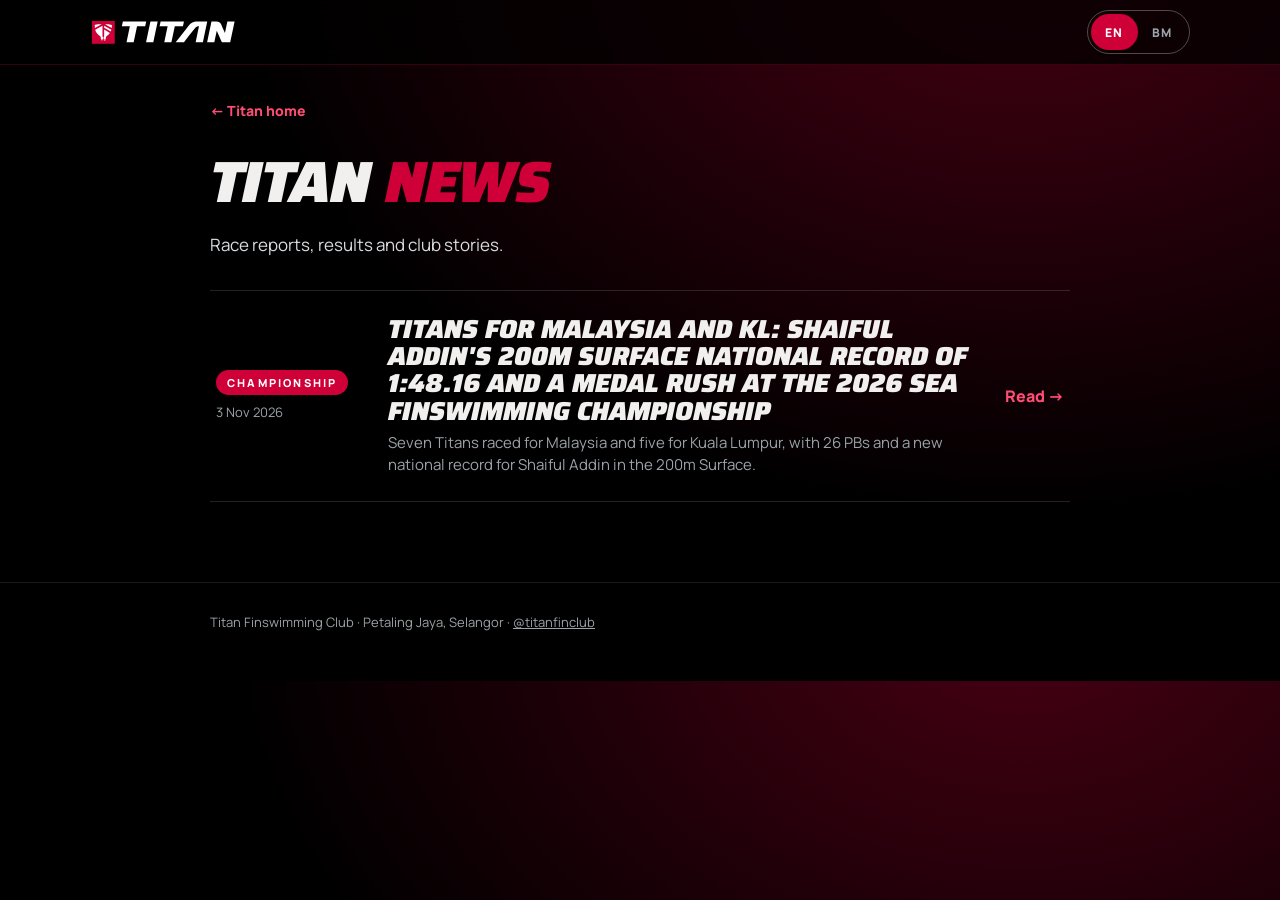
<file: news/index.html>
<!doctype html>
<html lang="en"><head>
<meta charset="utf-8"><meta name="viewport" content="width=device-width,initial-scale=1,viewport-fit=cover">
<title>Titan News | Titan Finswimming Club</title>
<meta name="description" content="Race reports, results and club stories from Titan Finswimming Club, Malaysia.">
<meta property="og:type" content="website"><meta property="og:site_name" content="Titan Finswimming Club">
<meta property="og:title" content="Titan News | Titan Finswimming Club"><meta property="og:description" content="Race reports, results and club stories from Titan Finswimming Club, Malaysia.">
<meta property="og:url" content="https://titanfins.com/news/"><meta property="og:image" content="https://titanfins.com/assets/logo/titan-avatar.png">
<meta name="twitter:card" content="summary"><meta name="theme-color" content="#000000">
<link rel="icon" type="image/svg+xml" href="../assets/logo/titan-mark-crimson.svg">
<link rel="preconnect" href="https://fonts.googleapis.com"><link rel="preconnect" href="https://fonts.gstatic.com" crossorigin>
<link href="https://fonts.googleapis.com/css2?family=Saira:ital,wdth,wght@0,100..125,600..900;1,100..125,700..900&family=Manrope:wght@400;600;800&display=swap" rel="stylesheet">
<link rel="stylesheet" href="../news/news.css?v=1793702666">
</head>
<body data-page="archive">
<header class="bar"><div class="wrap"><a href="../" aria-label="Titan Finswimming Club home"><img src="../assets/logo/titan-comb-dark.svg" alt="Titan"></a>
<div class="lang" role="group" aria-label="Language"><button type="button" data-lang="en" aria-pressed="true">EN</button><button type="button" data-lang="bm" aria-pressed="false">BM</button></div></div></header>
<main class="wrap" id="app"></main>
<footer><div class="wrap">Titan Finswimming Club · Petaling Jaya, Selangor · <a href="https://instagram.com/titanfinclub" target="_blank" rel="noopener">@titanfinclub</a></div></footer>
<script src="../news/posts.js?v=1793702666"></script><script src="../news/news.js?v=1793702666"></script>
</body></html>
</file>
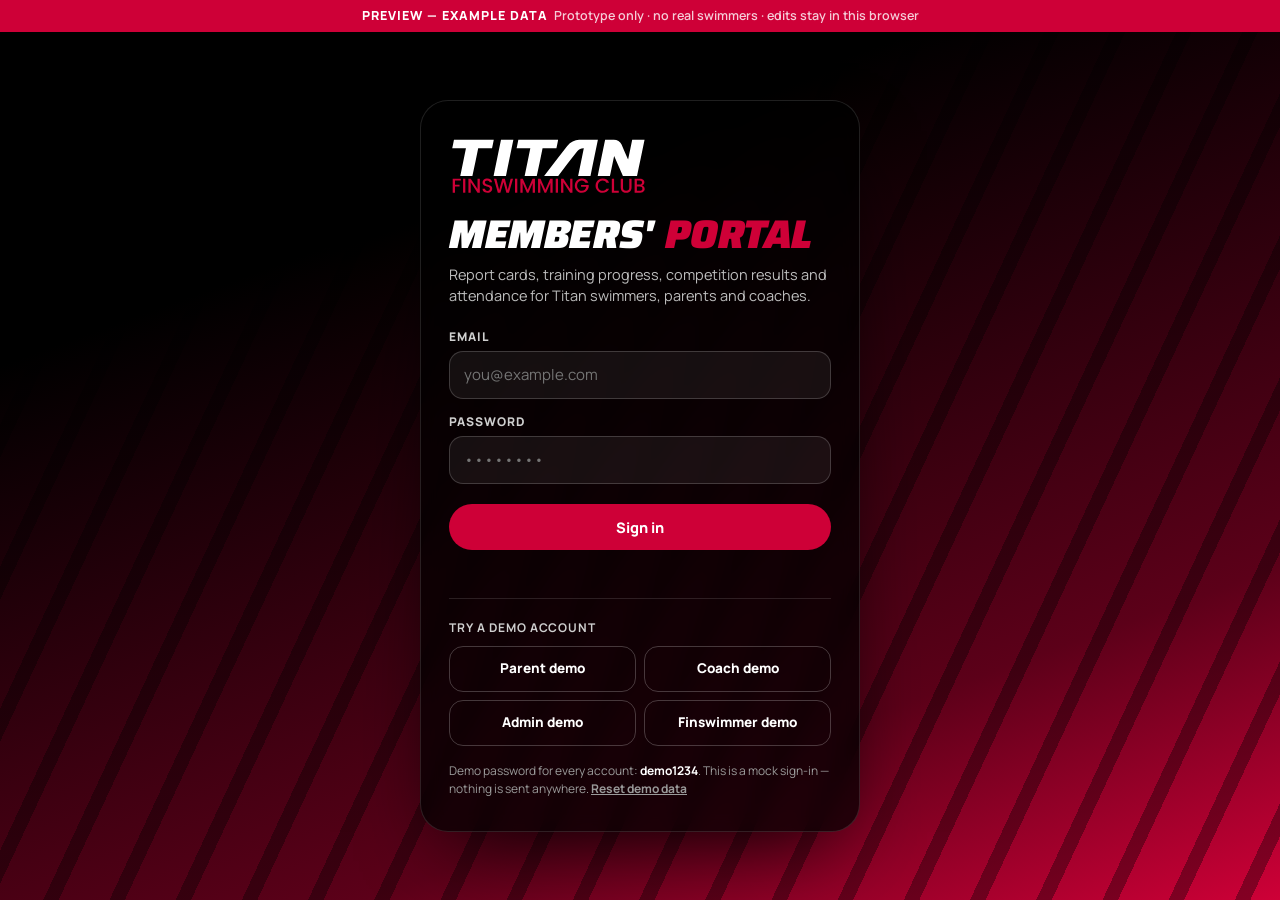
<file: portal-preview/index.html>
<!doctype html>
<html lang="en"><head>
<meta charset="utf-8"><meta name="viewport" content="width=device-width,initial-scale=1,viewport-fit=cover">
<title>Titan Members' Portal — Preview (example data)</title>
<meta name="robots" content="noindex, nofollow">
<meta name="theme-color" content="#000000">
<link rel="icon" type="image/svg+xml" href="assets/titan-mark-crimson.svg">
<link rel="preconnect" href="https://fonts.googleapis.com"><link rel="preconnect" href="https://fonts.gstatic.com" crossorigin>
<link href="https://fonts.googleapis.com/css2?family=Saira:ital,wdth,wght@0,100..125,600..900;1,100..125,700..900&family=Manrope:wght@400;600;800&display=swap" rel="stylesheet">
<link rel="stylesheet" href="styles.css">
</head><body>
<div id="app"><noscript>This preview needs JavaScript.</noscript></div>
<script src="data.js"></script>
<script src="app.js"></script>
</body></html>
</file>
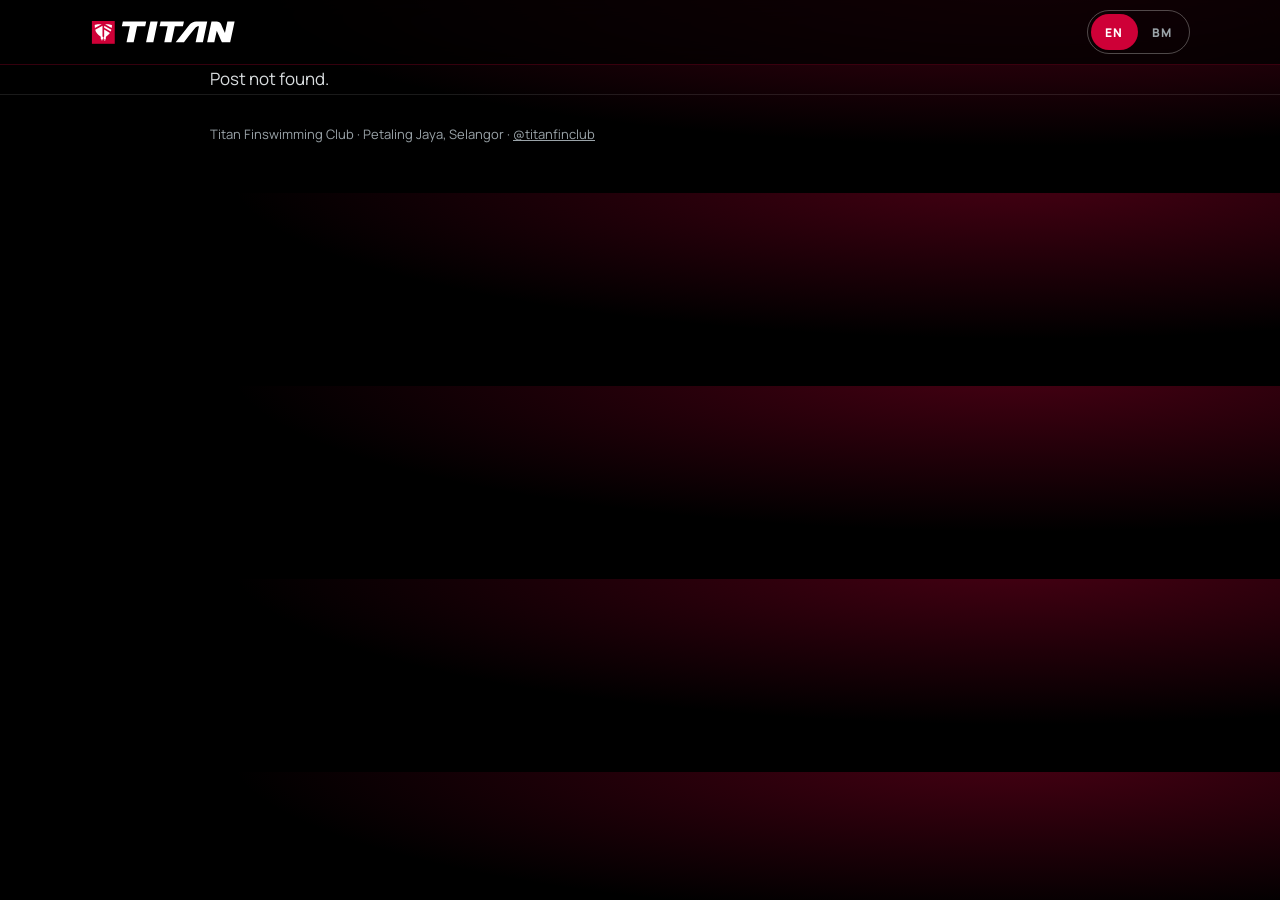
<file: news/_template/index.html>
<!doctype html>
<html lang="en"><head>
<meta charset="utf-8"><meta name="viewport" content="width=device-width,initial-scale=1,viewport-fit=cover">
<title>POST TITLE | Titan Finswimming Club</title>
<meta name="description" content="ONE-SENTENCE DESCRIPTION">
<meta property="og:type" content="article"><meta property="og:site_name" content="Titan Finswimming Club">
<meta property="og:title" content="POST TITLE | Titan Finswimming Club"><meta property="og:description" content="ONE-SENTENCE DESCRIPTION">
<meta property="og:url" content="https://titanfins.com/news/SLUG/"><meta property="og:image" content="https://titanfins.com/assets/logo/titan-avatar.png">
<meta name="twitter:card" content="summary"><meta name="theme-color" content="#000000">
<link rel="icon" type="image/svg+xml" href="../../assets/logo/titan-mark-crimson.svg">
<link rel="preconnect" href="https://fonts.googleapis.com"><link rel="preconnect" href="https://fonts.gstatic.com" crossorigin>
<link href="https://fonts.googleapis.com/css2?family=Saira:ital,wdth,wght@0,100..125,600..900;1,100..125,700..900&family=Manrope:wght@400;600;800&display=swap" rel="stylesheet">
<link rel="stylesheet" href="../../news/news.css?v=1793702666">
</head>
<body data-page="article" data-slug="SLUG">
<header class="bar"><div class="wrap"><a href="../../" aria-label="Titan Finswimming Club home"><img src="../../assets/logo/titan-comb-dark.svg" alt="Titan"></a>
<div class="lang" role="group" aria-label="Language"><button type="button" data-lang="en" aria-pressed="true">EN</button><button type="button" data-lang="bm" aria-pressed="false">BM</button></div></div></header>
<main class="wrap" id="app"></main>
<footer><div class="wrap">Titan Finswimming Club · Petaling Jaya, Selangor · <a href="https://instagram.com/titanfinclub" target="_blank" rel="noopener">@titanfinclub</a></div></footer>
<script src="../../news/posts.js?v=1793702666"></script><script src="../../news/news.js?v=1793702666"></script>
</body></html>
</file>
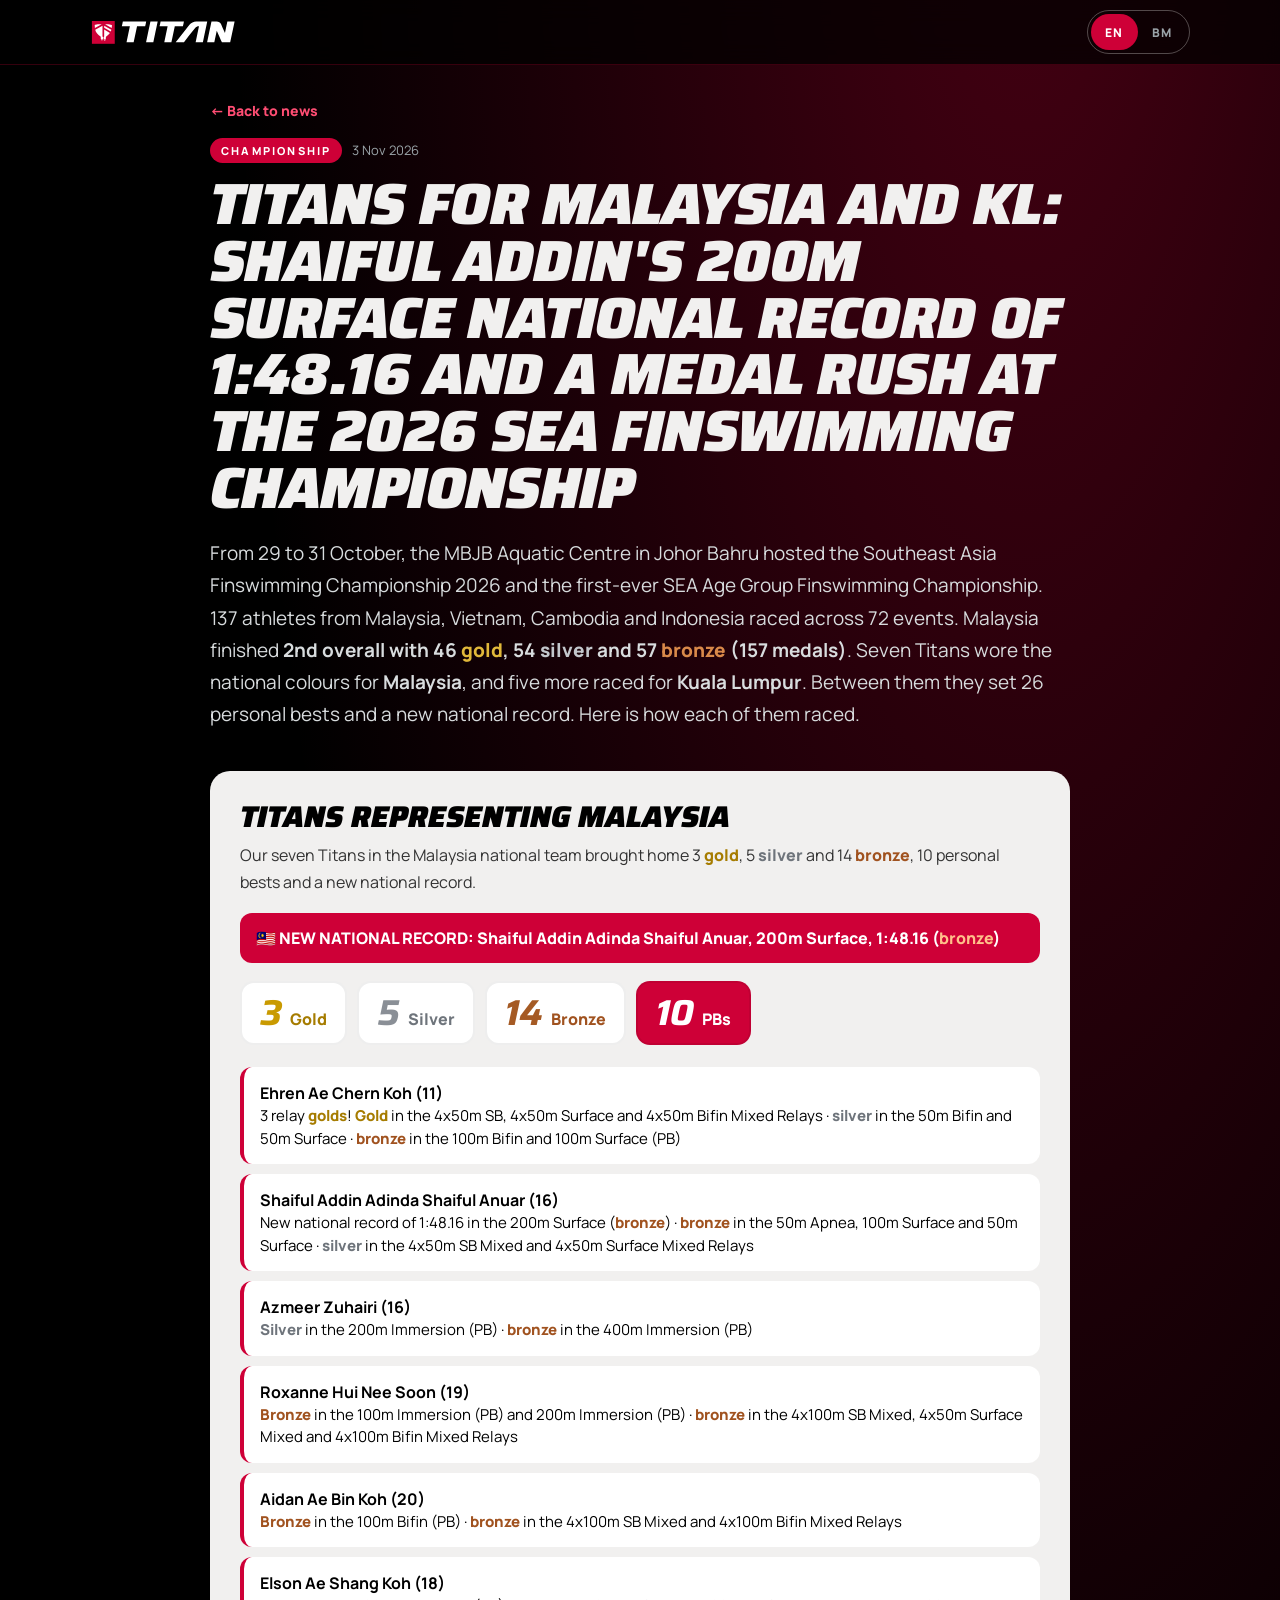
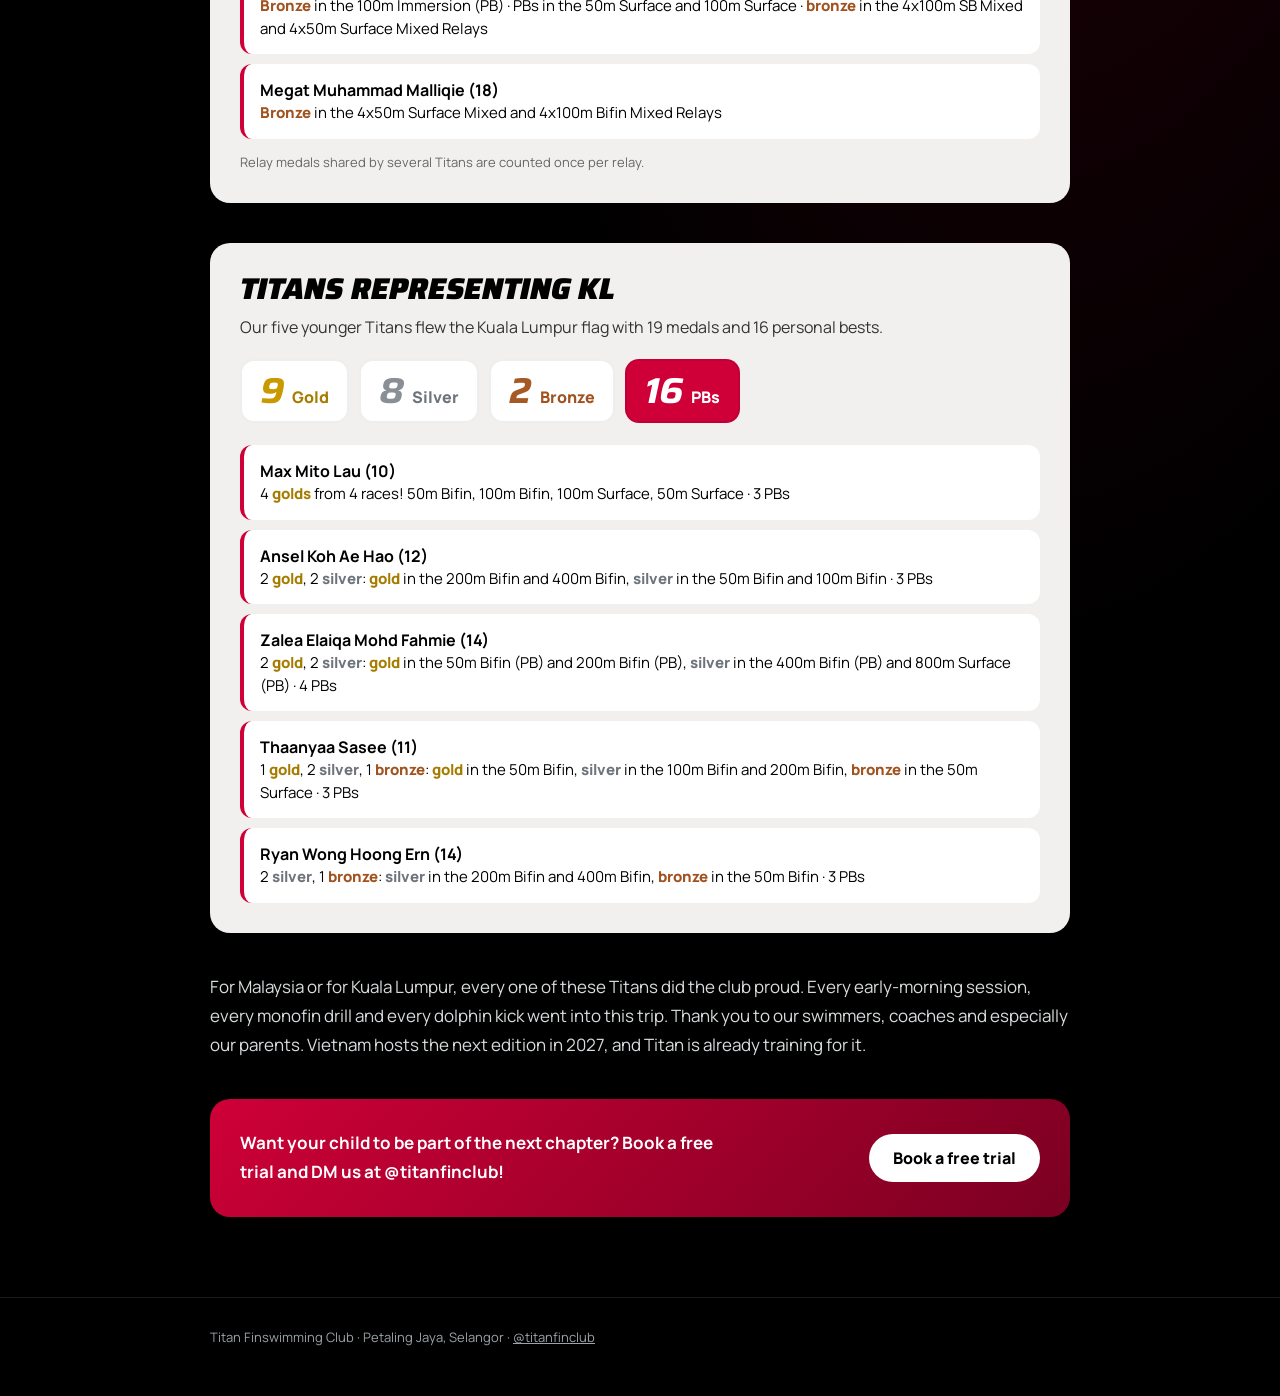
<file: news/sea-finswimming-2026/index.html>
<!doctype html>
<html lang="en"><head>
<meta charset="utf-8"><meta name="viewport" content="width=device-width,initial-scale=1,viewport-fit=cover">
<title>Titans for Malaysia and KL: Shaiful Addin's 200m Surface national record of 1:48.16 and a medal rush at the 2026 SEA Finswimming Championship | Titan Finswimming Club</title>
<meta name="description" content="Titan Finswimming Club swimmers represented Malaysia and Kuala Lumpur at the Southeast Asia Finswimming Championship 2026 in Johor Bahru, with 26 PBs and a new national record.">
<meta property="og:type" content="article"><meta property="og:site_name" content="Titan Finswimming Club">
<meta property="og:title" content="Titans for Malaysia and KL: Shaiful Addin's 200m Surface national record of 1:48.16 and a medal rush at the 2026 SEA Finswimming Championship | Titan Finswimming Club"><meta property="og:description" content="Titan Finswimming Club swimmers represented Malaysia and Kuala Lumpur at the Southeast Asia Finswimming Championship 2026 in Johor Bahru, with 26 PBs and a new national record.">
<meta property="og:url" content="https://titanfins.com/news/sea-finswimming-2026/"><meta property="og:image" content="https://titanfins.com/assets/logo/titan-avatar.png">
<meta name="twitter:card" content="summary"><meta name="theme-color" content="#000000">
<link rel="icon" type="image/svg+xml" href="../../assets/logo/titan-mark-crimson.svg">
<link rel="preconnect" href="https://fonts.googleapis.com"><link rel="preconnect" href="https://fonts.gstatic.com" crossorigin>
<link href="https://fonts.googleapis.com/css2?family=Saira:ital,wdth,wght@0,100..125,600..900;1,100..125,700..900&family=Manrope:wght@400;600;800&display=swap" rel="stylesheet">
<link rel="stylesheet" href="../../news/news.css?v=1793702666">
</head>
<body data-page="article" data-slug="sea-finswimming-2026">
<header class="bar"><div class="wrap"><a href="../../" aria-label="Titan Finswimming Club home"><img src="../../assets/logo/titan-comb-dark.svg" alt="Titan"></a>
<div class="lang" role="group" aria-label="Language"><button type="button" data-lang="en" aria-pressed="true">EN</button><button type="button" data-lang="bm" aria-pressed="false">BM</button></div></div></header>
<main class="wrap" id="app"></main>
<footer><div class="wrap">Titan Finswimming Club · Petaling Jaya, Selangor · <a href="https://instagram.com/titanfinclub" target="_blank" rel="noopener">@titanfinclub</a></div></footer>
<script src="../../news/posts.js?v=1793702666"></script><script src="../../news/news.js?v=1793702666"></script>
</body></html>
</file>
<file: news/news.css>
:root{--red:#CE0037;--pink:#ff4d73;--off:#F1F0EF;--mute:#9aa3a8;--disp:'Saira',Impact,sans-serif;--body:'Manrope',system-ui,sans-serif;--ease:cubic-bezier(.22,1,.36,1)}
*{box-sizing:border-box;margin:0;padding:0}
body{font-family:var(--body);background:#000;color:var(--off);-webkit-font-smoothing:antialiased;background-image:radial-gradient(ellipse at 80% -10%,rgba(206,0,55,.35),transparent 55%)}
a{color:inherit}a:focus-visible,button:focus-visible{outline:3px solid var(--pink);outline-offset:3px}
.wrap{width:min(860px,100% - 40px);margin-inline:auto}
header.bar{position:sticky;top:0;z-index:10;background:rgba(0,0,0,.75);backdrop-filter:blur(12px);-webkit-backdrop-filter:blur(12px);border-bottom:1px solid rgba(206,0,55,.25)}
header.bar .wrap{display:flex;align-items:center;justify-content:space-between;gap:16px;min-height:64px;width:min(1100px,100% - 32px)}
header.bar img{height:28px;width:auto;display:block}
.lang{display:inline-flex;border:1.5px solid rgba(241,240,239,.3);border-radius:999px;padding:3px}
.lang button{font:800 12px var(--body);letter-spacing:.1em;background:none;color:var(--mute);border:0;border-radius:999px;padding:8px 14px;cursor:pointer;min-height:36px}
.lang button[aria-pressed=true]{background:var(--red);color:#fff}
.back{display:inline-block;margin:36px 0 18px;font-weight:800;font-size:14px;color:var(--pink);text-decoration:none}
h1{font-family:var(--disp);font-weight:900;font-style:italic;text-transform:uppercase;letter-spacing:-.01em;line-height:.98;font-size:clamp(32px,5.4vw,58px);margin:16px 0 20px}
h1 em{font-style:inherit;color:var(--red)}
h2{font-family:var(--disp);font-weight:900;font-style:italic;text-transform:uppercase;font-size:clamp(22px,3vw,30px);line-height:1.05;margin-bottom:10px}
.tag{font:800 11px var(--body);letter-spacing:.2em;text-transform:uppercase;color:#fff;background:var(--red);padding:5px 11px;border-radius:999px}
.date{color:var(--mute);font-size:13px;margin-left:10px}
p{line-height:1.7;font-size:17px;color:#d8dcde}
.lede{font-size:19px}
.kl{margin:40px 0;padding:30px;border-radius:20px;background:var(--off);color:#000}
.kl p{color:#333;font-size:16px}
.chips{display:flex;gap:10px;flex-wrap:wrap;margin:18px 0 22px}
.chip{display:flex;align-items:baseline;gap:8px;padding:12px 18px;border-radius:14px;font-weight:800;background:#fff;border:2px solid #0001}
.chip b{font-family:var(--disp);font-style:italic;font-size:36px;line-height:1}
.chip.g b{color:#c99a00}.chip.s b{color:#8a8f96}.chip.b b{color:#a55a24}.chip.p{background:var(--red);color:#fff}
ul.sw{list-style:none;display:grid;gap:10px}
.kl li{padding:14px 16px;background:#fff;border-radius:12px;border-left:4px solid var(--red);line-height:1.5;font-size:15px}
.kl li strong{display:block;font-size:16px}
.tm li{display:flex;justify-content:space-between;gap:12px;flex-wrap:wrap;padding:13px 0;border-bottom:1px solid #ffffff1f;font-size:15px}
.tm li span{color:var(--mute)}
.soon{display:inline-block;margin-top:14px;font-size:13px;font-weight:700;color:var(--pink);border:1px dashed rgba(255,77,115,.55);border-radius:999px;padding:6px 14px}
.outro{margin-top:40px}
.cta{margin:40px 0 80px;padding:30px;border-radius:20px;background:linear-gradient(135deg,var(--red),#7a0021);display:flex;justify-content:space-between;align-items:center;gap:20px;flex-wrap:wrap}
.cta p{color:#fff;font-weight:700;max-width:46ch}
.btn{display:inline-flex;align-items:center;min-height:48px;padding:0 24px;border-radius:999px;background:#fff;color:#000;font-weight:800;text-decoration:none;transition:transform .2s var(--ease)}
.btn:hover{transform:scale(1.04)}
/* list */
.list{margin:30px 0 80px;border-top:1px solid #ffffff22}
.nitem{display:grid;grid-template-columns:150px 1fr auto;gap:22px;align-items:center;padding:24px 6px;border-bottom:1px solid #ffffff22;text-decoration:none;transition:background .3s var(--ease),padding .3s var(--ease)}
.nitem:hover{background:rgba(206,0,55,.14);padding-left:16px}
.nitem .meta{display:flex;flex-direction:column;gap:8px;align-items:flex-start}.nitem .date{margin:0}
.nitem b{display:block;font-family:var(--disp);font-weight:900;font-style:italic;text-transform:uppercase;font-size:clamp(19px,2.4vw,26px);line-height:1.05}
.nitem .nt span{display:block;color:var(--mute);margin-top:8px;font-size:15px;line-height:1.5}
.go{font-weight:800;color:var(--pink);white-space:nowrap}
footer{padding:30px 0 50px;color:var(--mute);font-size:13px;border-top:1px solid #ffffff1a}
.fade{animation:fade .8s var(--ease) both}@keyframes fade{from{opacity:0;transform:translateY(24px)}}
@media (prefers-reduced-motion:reduce){.fade{animation:none}*{transition:none!important}}
@media (max-width:700px){.nitem{grid-template-columns:1fr;gap:10px}.kl,.cta{padding:22px}.chip b{font-size:28px}p{font-size:16px}}
.nr{margin:16px 0 4px;padding:14px 16px;border-radius:12px;background:var(--red);color:#fff;font-weight:800;line-height:1.4}
.kl .note{font-size:13px;color:#666;margin-top:12px}

.m-gold,.m-silver,.m-bronze{font-weight:800}.m-gold{color:#E0B83A}.m-silver{color:#C3C7CC}.m-bronze{color:#D9894A}.kl .m-gold{color:#A67C00}.kl .m-silver{color:#6E747B}.kl .m-bronze{color:#A0521F}
.kl .nr .m-gold{color:#FFD86B}.kl .nr .m-silver{color:#E6E8EB}.kl .nr .m-bronze{color:#FFC08A}
</file>
<file: portal-preview/styles.css>
:root{--crimson:#CE0037;--crimson-d:#9e002a;--ink:#000;--ink2:#141414;--off:#F1F0EF;--white:#fff;--mute:#6b6b6b;--line:#e2e0de;
--gold:#C9971C;--silver:#8E979F;--bronze:#B0693A;--ok:#1d8a4e;
--disp:'Saira',Impact,'Arial Narrow',sans-serif;--body:'Manrope',system-ui,-apple-system,'Segoe UI',sans-serif;--ease:cubic-bezier(.22,1,.36,1);--r:18px}
*{box-sizing:border-box;margin:0;padding:0}
html{background:var(--off);overflow-x:hidden}
body{font-family:var(--body);color:var(--ink);background:var(--off);-webkit-font-smoothing:antialiased;min-height:100vh;font-size:15px;line-height:1.45;overflow-x:hidden}
button,input,select,textarea{font:inherit;color:inherit}
a{color:inherit}
.wrap{width:min(1180px,100% - 28px);margin-inline:auto}
.preview-banner{position:sticky;top:0;z-index:50;background:var(--crimson);color:#fff;text-align:center;font-weight:800;font-size:12.5px;letter-spacing:.08em;text-transform:uppercase;padding:7px 10px}
.preview-banner span{opacity:.8;font-weight:600;text-transform:none;letter-spacing:0;margin-left:6px}
.disp{font-family:var(--disp);font-style:italic;font-weight:900;text-transform:uppercase;letter-spacing:-.01em}

/* login */
.login{min-height:calc(100vh - 32px);display:grid;place-items:center;padding:28px 16px;color:#fff;
 background:repeating-linear-gradient(115deg,transparent 0 46px,rgba(0,0,0,.35) 46px 60px),linear-gradient(160deg,#000 25%,#5c0019 75%,#CE0037)}
.login-card{width:min(440px,100%);background:rgba(0,0,0,.72);border:1px solid rgba(255,255,255,.12);border-radius:28px;padding:34px 28px;backdrop-filter:blur(10px);-webkit-backdrop-filter:blur(10px);box-shadow:0 30px 80px -30px #000}
.login-card .wordmark{width:200px;height:auto;display:block;margin-bottom:18px}
.login-card h1{font-family:var(--disp);font-style:italic;font-weight:900;text-transform:uppercase;font-size:40px;line-height:.95;letter-spacing:-.01em}
.login-card h1 em{font-style:inherit;color:var(--crimson)}
.login-card p.sub{color:#bdbdbd;margin:10px 0 22px;font-size:14.5px}
.login label{display:block;font-size:12px;font-weight:800;letter-spacing:.08em;text-transform:uppercase;color:#cfcfcf;margin:14px 0 6px}
.login input{width:100%;min-height:48px;border-radius:14px;border:1px solid rgba(255,255,255,.18);background:rgba(255,255,255,.06);padding:0 14px;color:#fff}
.login input:focus{outline:2px solid var(--crimson);border-color:transparent}
.login .btn{width:100%;margin-top:20px}
.login .err{color:#ff8fa8;font-weight:700;font-size:13.5px;margin-top:10px;min-height:1em}
.demo-row{margin-top:24px;padding-top:20px;border-top:1px solid rgba(255,255,255,.12)}
.demo-row b{display:block;font-size:12px;letter-spacing:.08em;text-transform:uppercase;color:#cfcfcf;margin-bottom:10px}
.demo-btns{display:grid;grid-template-columns:repeat(2,1fr);gap:8px}
.demo-btns button{min-height:46px;border-radius:14px;border:1px solid rgba(255,255,255,.22);background:transparent;color:#fff;font-weight:800;font-size:13.5px;cursor:pointer;transition:background .2s}
.demo-btns button:hover{background:rgba(206,0,55,.35)}
.login .fine{color:#9a9a9a;font-size:12px;margin-top:16px}
.linkbtn{background:none;border:0;color:inherit;text-decoration:underline;cursor:pointer;font-weight:700}

/* buttons */
.btn{display:inline-flex;align-items:center;justify-content:center;gap:8px;min-height:46px;padding:0 22px;border-radius:999px;background:var(--crimson);color:#fff;font-weight:800;font-size:14.5px;border:0;cursor:pointer;text-decoration:none;transition:transform .2s var(--ease),box-shadow .2s}
.btn:hover{transform:translateY(-1px);box-shadow:0 10px 30px -10px rgba(206,0,55,.7)}
.btn.dark{background:#000}
.btn.ghost{background:transparent;color:var(--ink);border:1.5px solid #0002}
.btn.sm{min-height:36px;padding:0 14px;font-size:13px}
.btn:focus-visible,button:focus-visible,input:focus-visible,select:focus-visible,textarea:focus-visible{outline:3px solid #ff4d73;outline-offset:2px}

/* top bar */
.top{background:#000;color:#fff;position:sticky;top:31px;z-index:40}
.top .wrap{display:flex;align-items:center;justify-content:space-between;gap:12px;min-height:62px}
.brand{display:flex;align-items:center;gap:10px;text-decoration:none}
.brand img{width:34px;height:34px;border-radius:6px}
.brand .bw{font-family:var(--disp);font-style:italic;font-weight:900;font-size:24px;letter-spacing:.02em;line-height:1}
.brand small{display:block;font-family:var(--body);font-style:normal;font-size:9.5px;font-weight:800;letter-spacing:.22em;color:#bbb;margin-top:2px}
.who{display:flex;align-items:center;gap:10px;font-size:13.5px}
.who .nm{font-weight:700;max-width:180px;white-space:nowrap;overflow:hidden;text-overflow:ellipsis}
.pill{display:inline-flex;align-items:center;font-size:11px;font-weight:800;letter-spacing:.08em;text-transform:uppercase;padding:5px 10px;border-radius:999px;background:var(--crimson);color:#fff}
.who button{background:transparent;border:1px solid #fff4;color:#fff;border-radius:999px;min-height:34px;padding:0 12px;font-weight:700;font-size:12.5px;cursor:pointer}
.tabs{background:#000;border-top:1px solid #ffffff14;position:sticky;top:93px;z-index:39}
.tabs .wrap{display:flex;gap:4px;overflow-x:auto;scrollbar-width:none}
.tabs .wrap::-webkit-scrollbar{display:none}
.tabs button{flex:0 0 auto;background:none;border:0;color:#aaa;font-weight:800;font-size:13.5px;padding:13px 12px;border-bottom:3px solid transparent;cursor:pointer;white-space:nowrap}
.tabs button.on{color:#fff;border-bottom-color:var(--crimson)}
main{padding:22px 0 40px}
.foot{padding:26px 0 40px;color:var(--mute);font-size:12.5px;border-top:1px solid var(--line)}
.foot .wrap{display:flex;gap:12px;justify-content:space-between;flex-wrap:wrap;align-items:center}

/* headings & cards */
.h-row{display:flex;align-items:flex-end;justify-content:space-between;gap:12px;flex-wrap:wrap;margin-bottom:14px}
h2.sec{font-family:var(--disp);font-style:italic;font-weight:900;text-transform:uppercase;font-size:clamp(26px,4.6vw,38px);line-height:1;letter-spacing:-.01em}
h2.sec em{font-style:inherit;color:var(--crimson)}
h3.card-t{font-family:var(--disp);font-style:italic;font-weight:800;text-transform:uppercase;font-size:20px;letter-spacing:.01em;display:flex;align-items:center;gap:8px;margin-bottom:12px}
h3.card-t::before{content:"";width:4px;height:18px;background:var(--crimson);transform:skewX(-14deg);display:inline-block}
.muted{color:var(--mute)}
.small{font-size:12.5px}
.card{background:#fff;border-radius:var(--r);padding:18px;border:1px solid var(--line);box-shadow:0 1px 0 #0000000a}
.grid{display:grid;gap:14px}
.g2{grid-template-columns:1fr}
@media(min-width:900px){.g2{grid-template-columns:1fr 1fr}.g-rc{grid-template-columns:1.25fr 1fr}}

/* child switcher */
.switch{display:flex;gap:8px;flex-wrap:wrap;margin-bottom:14px}
.switch button{display:flex;align-items:center;gap:8px;min-height:44px;padding:0 16px 0 6px;border-radius:999px;border:1.5px solid #0002;background:#fff;font-weight:800;cursor:pointer}
.switch button.on{background:#000;color:#fff;border-color:#000}
.av{width:34px;height:34px;border-radius:50%;display:grid;place-items:center;background:var(--crimson);color:#fff;font-family:var(--disp);font-style:italic;font-weight:900;font-size:14px;flex:0 0 auto}

/* profile hero */
.hero{border-radius:24px;padding:22px;color:#fff;position:relative;overflow:hidden;
 background:repeating-linear-gradient(115deg,transparent 0 46px,rgba(0,0,0,.28) 46px 60px),linear-gradient(150deg,#000 35%,#5c0019 80%,#CE0037)}
.hero .top-l{display:flex;gap:14px;align-items:center}
.hero .av{width:62px;height:62px;font-size:24px;background:#fff;color:var(--crimson)}
.hero h2{font-family:var(--disp);font-style:italic;font-weight:900;text-transform:uppercase;font-size:clamp(30px,6vw,46px);line-height:.92;letter-spacing:-.01em}
.hero .meta{color:#ddd;font-size:13.5px;margin-top:6px;display:flex;flex-wrap:wrap;gap:4px 12px}
.hero .meta b{color:#fff}
.stats{display:grid;grid-template-columns:repeat(2,1fr);gap:10px;margin-top:18px}
@media(min-width:700px){.stats{grid-template-columns:repeat(4,1fr)}}
.stat{background:rgba(0,0,0,.45);border:1px solid #ffffff1c;border-radius:16px;padding:12px 14px}
.stat .n{font-family:var(--disp);font-style:italic;font-weight:900;font-size:30px;line-height:1}
.stat .l{font-size:11.5px;font-weight:700;color:#cfcfcf;letter-spacing:.06em;text-transform:uppercase;margin-top:4px}
.medalcount{display:flex;gap:10px;align-items:baseline}
.medalcount span{font-family:var(--disp);font-style:italic;font-weight:900;font-size:26px}
.readonly-note{display:inline-flex;align-items:center;gap:6px;font-size:12px;font-weight:700;color:var(--mute);margin:10px 0 14px}

/* medal words */
.m-gold{color:var(--gold);font-weight:900}
.m-silver{color:var(--silver);font-weight:900}
.m-bronze{color:var(--bronze);font-weight:900}
.hero .m-silver{color:#d6dde2}.hero .m-gold{color:#f2c54b}.hero .m-bronze{color:#e3955f}
.medal-dot{display:inline-block;width:10px;height:10px;border-radius:50%;margin-right:5px;vertical-align:middle}
.badge{display:inline-flex;align-items:center;font-size:10.5px;font-weight:900;letter-spacing:.08em;text-transform:uppercase;padding:3px 8px;border-radius:999px;background:var(--crimson);color:#fff}
.badge.dark{background:#000}
.badge.soft{background:#f3e5e9;color:var(--crimson)}

/* tables */
table.t{width:100%;border-collapse:collapse;font-size:14px}
.t th{text-align:left;font-size:11px;letter-spacing:.08em;text-transform:uppercase;color:var(--mute);font-weight:800;padding:8px 6px;border-bottom:1px solid var(--line)}
.t td{padding:10px 6px;border-bottom:1px solid #f0eeec;vertical-align:top}
.t tr:last-child td{border-bottom:0}
.time{font-family:var(--disp);font-weight:800;font-size:17px;font-variant-numeric:tabular-nums;letter-spacing:.01em}
.scroll-x{overflow-x:auto}

/* charts */
.charts{display:grid;gap:12px;grid-template-columns:1fr}
@media(min-width:700px){.charts{grid-template-columns:1fr 1fr}}
.chart{border:1px solid var(--line);border-radius:14px;padding:12px 12px 6px;background:#fcfcfc}
.chart .ct{display:flex;justify-content:space-between;align-items:baseline;gap:8px;margin-bottom:4px}
.chart .ct b{font-weight:800}
.chart svg{width:100%;height:auto;display:block}
.legend{display:flex;gap:14px;font-size:12px;color:var(--mute);margin-bottom:10px;flex-wrap:wrap}
.legend i{display:inline-block;width:10px;height:10px;border-radius:50%;background:#000;margin-right:5px;vertical-align:middle}
.legend i.c{background:var(--crimson);border-radius:2px;transform:rotate(45deg)}
.legend i.goal{width:16px;height:0;border-top:2px dashed #0b6e7f;border-radius:0;background:none}
.legend i.act{background:#fff;border:2px solid #0b6e7f}
.goals{overflow:hidden}
.goals table{width:100%}
.goals select,.goals input{max-width:100%}
.goal-edit{display:flex;gap:6px;align-items:center;flex-wrap:wrap}
.goal-edit input{min-height:40px;width:8.5em;border-radius:10px;border:1.5px solid #d9d6d3;padding:0 8px}
.src{font-size:11.5px;color:var(--mute);margin-top:2px}
.cmp{margin-top:14px}
.cmp-ev{margin:8px 0 12px}
.cmp-line{display:grid;grid-template-columns:52px 1fr auto;gap:8px;align-items:center;margin-top:4px}
.cmp-track{height:10px;background:#eee;border-radius:99px;overflow:hidden}
.cmp-track i{display:block;height:100%;border-radius:99px}
.cmp-track i.goal{background:#0b6e7f}
.cmp-track i.actual{background:var(--crimson)}
.cmp-track i.target{background:#CE0037}
.cmp-track i.pb{background:#000}
.cmp-track i.latest{background:#8d8d8d}
.legend i.bar-t{background:#CE0037;border-radius:2px}
.legend i.bar-p{background:#000}
.legend i.bar-l{background:#8d8d8d}
.evgroup{margin:8px 0 12px}
.evgroup>b{display:block;font-size:12px;letter-spacing:.08em;text-transform:uppercase;margin-bottom:4px}
@media(max-width:700px){
  .goals thead{display:none}
  .goals tr{display:block;padding:10px 0;border-bottom:1px solid var(--line)}
  .goals td{display:block;padding:2px 0}
  .goals td:first-child{font-size:15px}
}

/* results list */
.comp{border:1px solid var(--line);border-radius:14px;padding:12px 14px;margin-bottom:10px}
.comp .ch{display:flex;justify-content:space-between;gap:8px;font-weight:800;margin-bottom:6px;flex-wrap:wrap}
.res{display:grid;grid-template-columns:1fr auto;gap:2px 10px;padding:8px 0;border-top:1px dashed #eee}
.res:first-of-type{border-top:0}
.res .ev{font-weight:700}
.res .rt{text-align:right}

/* attendance */
.att-top{display:flex;align-items:center;gap:16px;margin-bottom:12px}
.ring{--p:0;width:86px;height:86px;border-radius:50%;background:conic-gradient(var(--crimson) calc(var(--p)*1%),#eee 0);display:grid;place-items:center;flex:0 0 auto}
.ring span{width:68px;height:68px;border-radius:50%;background:#fff;display:grid;place-items:center;font-family:var(--disp);font-style:italic;font-weight:900;font-size:22px}
.cal-h{display:flex;justify-content:space-between;align-items:center;margin:6px 0 8px}
.cal-h button{width:34px;height:34px;border-radius:50%;border:1px solid var(--line);background:#fff;cursor:pointer;font-weight:900}
.cal{display:grid;grid-template-columns:repeat(7,1fr);gap:4px;text-align:center;font-size:12.5px}
.cal .dh{font-size:10.5px;font-weight:800;color:var(--mute);text-transform:uppercase;padding:4px 0}
.cal .d{aspect-ratio:1;display:grid;place-items:center;border-radius:10px;color:#999;max-height:44px;margin:auto;width:100%}
.cal .d.pres{background:var(--ok);color:#fff;font-weight:800}
.cal .d.abs{background:#fff;color:var(--crimson);border:2px solid var(--crimson);font-weight:800}

.key{display:flex;gap:14px;font-size:12px;color:var(--mute);margin-top:10px;flex-wrap:wrap}
.key i{display:inline-block;width:12px;height:12px;border-radius:4px;margin-right:5px;vertical-align:middle}
.sess{display:flex;justify-content:space-between;gap:8px;padding:8px 0;border-top:1px solid #f0eeec;font-size:13.5px}
.sess .p{color:var(--ok);font-weight:800}.sess .a{color:var(--crimson);font-weight:800}

/* remarks */
.remark{border-left:4px solid var(--crimson);background:#fbf7f8;border-radius:0 14px 14px 0;padding:12px 14px;margin-bottom:10px}
.remark .rh{display:flex;justify-content:space-between;gap:8px;font-size:12.5px;color:var(--mute);font-weight:700;margin-bottom:6px;flex-wrap:wrap}
.remark .rh b{color:var(--ink)}
.remark .imp{margin-top:8px;font-size:13.5px}
.remark .imp b{font-size:11px;letter-spacing:.08em;text-transform:uppercase;color:var(--crimson)}
.remark ul{margin:4px 0 0 18px}
.role-badge{display:inline-flex;align-items:center;margin-left:6px;font-size:10px;font-weight:800;letter-spacing:.06em;text-transform:uppercase;padding:2px 8px;border-radius:999px;color:#fff}
.role-coach{background:#000}
.role-parent{background:#0b6e7f}
.role-finswimmer{background:var(--crimson)}
.role-admin{background:#5c4d7a}
.reply-count{display:flex;justify-content:space-between;align-items:center;gap:8px;margin-top:8px;font-size:12.5px;font-weight:800}
.reply-count button,.earlier{background:none;border:0;padding:0;color:var(--crimson);font-weight:800;font-size:12.5px;cursor:pointer;text-decoration:underline}
.earlier{display:inline-block;margin-top:8px}
.reply-form{margin-top:8px}
.rem-type{font-size:11px;font-weight:800;letter-spacing:.06em;text-transform:uppercase;color:var(--mute);margin-bottom:4px}
.rem-filters{display:flex;gap:6px;flex-wrap:wrap;margin:0 0 12px}
.rem-filters button{min-height:32px;padding:0 12px;border-radius:999px;border:1.5px solid #0002;background:#fff;font-weight:800;font-size:12.5px;cursor:pointer}
.rem-filters button.on{background:#000;border-color:#000;color:#fff}
.remark .reply{margin:8px 0 0 8px;padding:8px 10px;border-left:3px solid #000;background:#f4f3f2;border-radius:0 10px 10px 0}
.remark .row-actions{display:flex;gap:10px;margin-top:8px}
.remark .row-actions button{background:none;border:0;padding:0;color:var(--crimson);font-weight:800;font-size:12.5px;cursor:pointer;text-decoration:underline}

/* forms */
.form{display:grid;gap:12px}
.form .row{display:grid;gap:12px;grid-template-columns:1fr}
@media(min-width:620px){.form .row.c2{grid-template-columns:1fr 1fr}.form .row.c3{grid-template-columns:1fr 1fr 1fr}}
.f label{display:block;font-size:11.5px;font-weight:800;letter-spacing:.07em;text-transform:uppercase;color:#444;margin-bottom:5px}
.f input,.f select,.f textarea{width:100%;min-height:46px;border-radius:12px;border:1.5px solid #d9d6d3;background:#fff;padding:0 12px;font-size:15px}
.f textarea{padding:10px 12px;min-height:84px;resize:vertical}
.f input:focus,.f select:focus,.f textarea:focus{outline:none;border-color:var(--crimson);box-shadow:0 0 0 3px #ce003722}
.f .hint{font-size:12px;color:var(--mute);margin-top:4px}
.checks{display:flex;flex-wrap:wrap;gap:8px}
.chk{display:inline-flex;align-items:center;gap:8px;border:1.5px solid #d9d6d3;border-radius:999px;padding:8px 12px;font-size:13.5px;font-weight:700;cursor:pointer;background:#fff;user-select:none}
.chk input{accent-color:var(--crimson);width:16px;height:16px}
.chk.on{border-color:var(--crimson);background:#fdf0f3}
.callout{border-radius:14px;padding:12px 14px;font-size:14px;font-weight:700;background:#f6f5f4;border:1px solid var(--line)}
.callout.pb{background:#fdf0f3;border-color:#f3b5c4;color:var(--crimson)}
.callout.ok{background:#eaf6ef;border-color:#b6dec6;color:var(--ok)}
.actions{display:flex;gap:10px;flex-wrap:wrap;align-items:center}

/* roster (attendance) */
.roster{display:grid;gap:8px;grid-template-columns:1fr}
@media(min-width:700px){.roster{grid-template-columns:1fr 1fr}}
.rs{display:flex;align-items:center;gap:12px;border:1.5px solid var(--line);border-radius:14px;padding:10px 12px;background:#fff;cursor:pointer;user-select:none;min-height:60px}
.rs input{display:none}
.rs .tick{width:28px;height:28px;border-radius:8px;border:2px solid #ccc;display:grid;place-items:center;color:#fff;font-weight:900;flex:0 0 auto}
.rs.on{border-color:var(--ok);background:#f2faf5}
.rs.on .tick{background:var(--ok);border-color:var(--ok)}
.rs.mine{box-shadow:inset 3px 0 0 var(--crimson)}
.rs .nm{font-weight:800}.rs .sub{font-size:12px;color:var(--mute)}
.rs .tag{margin-left:auto;font-size:10px;font-weight:800;letter-spacing:.06em;text-transform:uppercase;color:var(--crimson)}
.scope{display:flex;gap:6px;margin:-4px 0 12px}
.scope button{min-height:36px;padding:0 14px;border-radius:999px;border:1.5px solid #0002;background:#fff;font-weight:800;font-size:13px;cursor:pointer}
.scope button.on{background:#000;border-color:#000;color:#fff}
.counter{font-family:var(--disp);font-style:italic;font-weight:900;font-size:22px}

/* swimmer list */
.toolbar{display:grid;gap:10px;grid-template-columns:1fr;margin-bottom:14px}
@media(min-width:700px){.toolbar{grid-template-columns:2fr 1fr 1fr}}
.toolbar input,.toolbar select{width:100%;min-height:46px;border-radius:12px;border:1.5px solid #d9d6d3;background:#fff;padding:0 12px}
.slist{display:grid;gap:10px;grid-template-columns:1fr}
@media(min-width:700px){.slist{grid-template-columns:1fr 1fr}}
@media(min-width:1050px){.slist{grid-template-columns:1fr 1fr 1fr}}
.sc{display:flex;gap:12px;align-items:center;text-align:left;background:#fff;border:1px solid var(--line);border-radius:16px;padding:14px;cursor:pointer;transition:transform .2s var(--ease),border-color .2s}
.sc:hover{transform:translateY(-2px);border-color:var(--crimson)}
.sc .nm{font-weight:800;font-size:15.5px}
.sc .sub{font-size:12.5px;color:var(--mute)}
.sc .att{margin-left:auto;text-align:right;font-family:var(--disp);font-style:italic;font-weight:900;font-size:20px}
.sc .att small{display:block;font-family:var(--body);font-style:normal;font-size:10px;font-weight:800;color:var(--mute);letter-spacing:.06em}
.back{display:inline-flex;align-items:center;gap:6px;background:none;border:0;font-weight:800;cursor:pointer;margin-bottom:12px;color:var(--crimson)}
.quick{display:flex;gap:8px;flex-wrap:wrap;margin:12px 0 14px}
.subtabs{display:flex;gap:6px;flex-wrap:wrap;margin-bottom:14px}
.subtabs button{min-height:38px;padding:0 14px;border-radius:999px;border:1.5px solid #0002;background:#fff;font-weight:800;font-size:13px;cursor:pointer}
.subtabs button.on{background:var(--crimson);border-color:var(--crimson);color:#fff}
.del{background:none;border:0;color:var(--mute);cursor:pointer;font-size:12px;font-weight:800;text-decoration:underline}
.empty{color:var(--mute);font-size:14px;padding:10px 0}

/* toast */
.toast{position:fixed;left:50%;bottom:22px;transform:translateX(-50%) translateY(30px);opacity:0;background:#000;color:#fff;border-radius:999px;padding:12px 20px;font-weight:800;font-size:14px;z-index:100;transition:all .3s var(--ease);box-shadow:0 14px 40px -10px #0008;max-width:calc(100% - 30px);text-align:center}
.toast.show{opacity:1;transform:translateX(-50%) translateY(0)}
.toast.pb{background:var(--crimson)}
@media(max-width:560px){.who .nm{display:none}.brand .bw{font-size:21px}.card{padding:15px}.hero{padding:18px}}
.shell-head{position:sticky;top:0;z-index:40}
.shell-head .preview-banner,.shell-head .top,.shell-head .tabs{position:static}
.f .chk{display:inline-flex;text-transform:none;letter-spacing:0;font-size:13.5px;margin:0;color:inherit;font-weight:700}
.login .fine b.pw{display:inline;text-transform:none;letter-spacing:0;color:#fff;font-size:12px;margin:0}
.status{display:inline-flex;font-size:11px;font-weight:800;letter-spacing:.06em;text-transform:uppercase;padding:3px 8px;border-radius:999px}
.st-paid{background:#e7f6ee;color:var(--ok)}.st-due{background:#fff;color:#333;border:1px solid #ddd}.st-over{background:#fde8ee;color:var(--crimson)}.st-pending{background:#fff4d6;color:#8a5a00}
.yeargrid{display:grid;grid-template-columns:repeat(3,minmax(0,1fr));gap:8px}
@media(min-width:700px){.yeargrid{grid-template-columns:repeat(6,minmax(0,1fr))}}
.mcell{border-radius:12px;padding:8px;min-height:68px;background:#eee;color:#666;display:flex;flex-direction:column;gap:2px;min-width:0}
.mcell b{font-size:13px}.mcell span,.mcell small{font-size:11px}
.mcell.paid{background:#e7f6ee;color:#146c3a}.mcell.reward{background:#e5f6f4;color:#0b6e7f;box-shadow:inset 0 0 0 2px #C9971C}.mcell.partial{background:#fff8e8;color:#7a4b00;box-shadow:inset 0 0 0 2px #CE0037}.mcell.pending{background:#fff4d6;color:#8a5a00}.mcell.due{background:#fff;color:#222;border:1px solid #ddd}.mcell.overdue{background:#fde8ee;color:#9e002a}.mcell.na{opacity:.55}
.reward-card .bal{font-family:var(--disp);font-style:italic;font-weight:900;font-size:42px;color:#0b6e7f;line-height:1}
.yeartot{margin-top:10px;font-size:14px}
.slip{display:grid;gap:10px;padding:12px 0;border-top:1px solid var(--line)}
@media(min-width:700px){.slip{grid-template-columns:180px 1fr}}
.slipbox img{width:100%;max-height:160px;object-fit:cover;border-radius:12px;display:block}
.reject{color:var(--crimson);font-weight:700;font-size:13.5px;margin-top:6px}
.trow{padding:12px 0;border-top:1px solid var(--line)}.trow-h{display:flex;justify-content:space-between;gap:8px;flex-wrap:wrap}
.gap{margin:6px 0;font-size:13px;font-weight:700}.gap.hit{color:var(--ok)}
.bar{height:8px;border-radius:99px;background:#eee;overflow:hidden;margin-top:4px}.bar i{display:block;height:100%;background:var(--crimson);border-radius:99px}.gap.hit .bar i{background:var(--ok)}
.qt{font-size:13px;padding:4px 0;color:#444}.qt.hit{color:var(--ok);font-weight:800}
.shelf{display:grid;grid-template-columns:repeat(auto-fill,minmax(148px,1fr));gap:10px}
.mil{border:1px solid var(--line);border-top:4px solid var(--crimson);border-radius:16px;padding:12px;background:#fff;display:flex;flex-direction:column;gap:4px;min-width:0}
.mil b{font-family:var(--disp);font-style:italic;text-transform:uppercase;font-size:16px;line-height:1.05}
.mil span{font-size:12px;color:var(--mute);overflow-wrap:anywhere}
.mil .when{font-size:11px}
.mil.tone-gold{border-top-color:#C9971C;background:#fffaf0}
.mil.tone-silver{border-top-color:#8d9399;background:#f6f7f8}
.mil.tone-bronze{border-top-color:#CD7F32;background:#fbf6f0}
.mil.tone-teal{border-top-color:#0b6e7f}
.mil.locked{border-top-color:#ccc;background:#f3f3f3;opacity:.72;filter:grayscale(1)}
.mil.fresh{outline:2px solid var(--crimson)}
.newflag{color:var(--crimson)!important;font-weight:800;letter-spacing:.04em;text-transform:uppercase;font-size:10px!important}
.bgroup{margin:16px 0 8px;font-size:12px;font-weight:800;letter-spacing:.08em;text-transform:uppercase}
.fresh-note{background:#fde8ee;color:#9e002a;border-radius:12px;padding:8px 12px;font-size:13px;font-weight:700;margin-top:8px}
.nexts{margin-top:8px}
.next{margin:0 0 10px}
.next b{display:flex;justify-content:space-between;gap:8px;font-size:13px;font-style:normal;font-family:var(--body,inherit);text-transform:none;letter-spacing:0}
.next b span{font-weight:700;color:var(--mute)}
.exgrid{display:grid;grid-template-columns:1fr;gap:12px}
@media(min-width:700px){.exgrid{grid-template-columns:1fr 1fr}}
.excard{background:#fff;border:1px solid var(--line);border-radius:16px;overflow:hidden;min-width:0;display:flex;flex-direction:column}
.exhit{display:block;width:100%;background:none;border:0;padding:0;text-align:left;cursor:pointer;color:inherit}
.exhit img,.ex-frame img,.ex-frame video{width:100%;aspect-ratio:16/9;object-fit:cover;display:block;background:#141414}
.exhit .pad{display:flex;flex-direction:column;gap:4px;padding:12px}
.ex-chips{display:flex;gap:6px;flex-wrap:wrap}
.chip{font-size:11px;font-weight:800;letter-spacing:.04em;text-transform:uppercase;padding:3px 8px;border-radius:999px;background:#f3e5e9;color:var(--crimson)}
.chip.lvl{background:#111;color:#fff}
.ex-admin{display:flex;gap:12px;padding:0 12px 12px}
.ex-admin button{background:none;border:0;padding:0;color:var(--crimson);font-weight:800;font-size:12.5px;cursor:pointer;text-decoration:underline}
.ex-frame{border-radius:16px;overflow:hidden;background:#141414;margin:12px 0}
.ex-frame iframe{width:100%;aspect-ratio:16/9;height:auto;border:0;display:block}
.ex-frame.ex-ph{padding:14px;color:#fff}
.ex-frame.ex-ph p{margin:8px 0}
.gallery{display:grid;grid-template-columns:1fr;gap:12px}
@media(min-width:700px){.gallery{grid-template-columns:1fr 1fr}}
.shot{background:#fff;border:1px solid var(--line);border-radius:16px;padding:12px;min-width:0}
.shot .frame img,.shot .frame video{width:100%;max-height:220px;object-fit:cover;border-radius:12px;display:block}
.shot .btn{margin-top:8px}
.docs{display:flex;flex-wrap:wrap;gap:8px;margin-top:10px}
.entry{padding:8px 0;border-top:1px solid #f0eeec}
.hint{font-size:12.5px;color:var(--mute);margin-top:6px}
.cal .d.today{box-shadow:none;outline:2px dashed #000;outline-offset:-3px}
@media(max-width:560px){.preview-banner span{display:none}}
</file>
